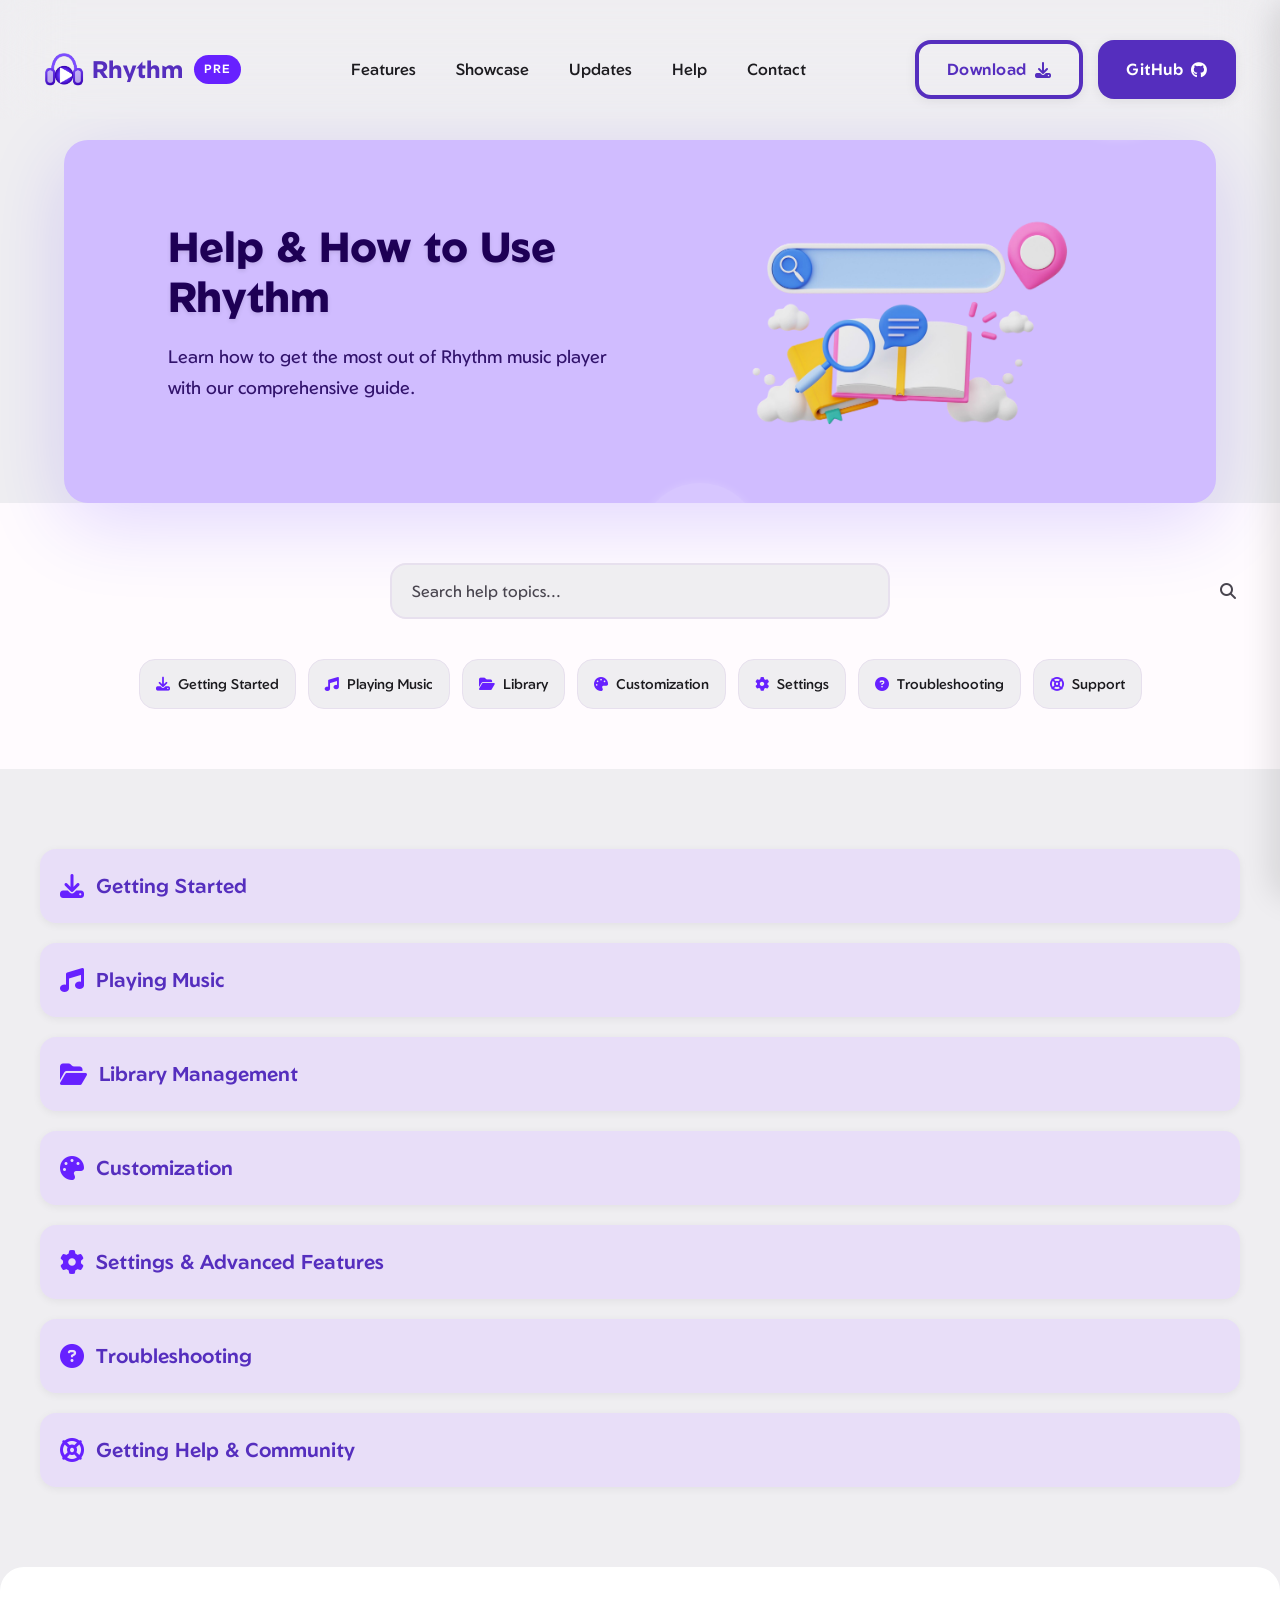
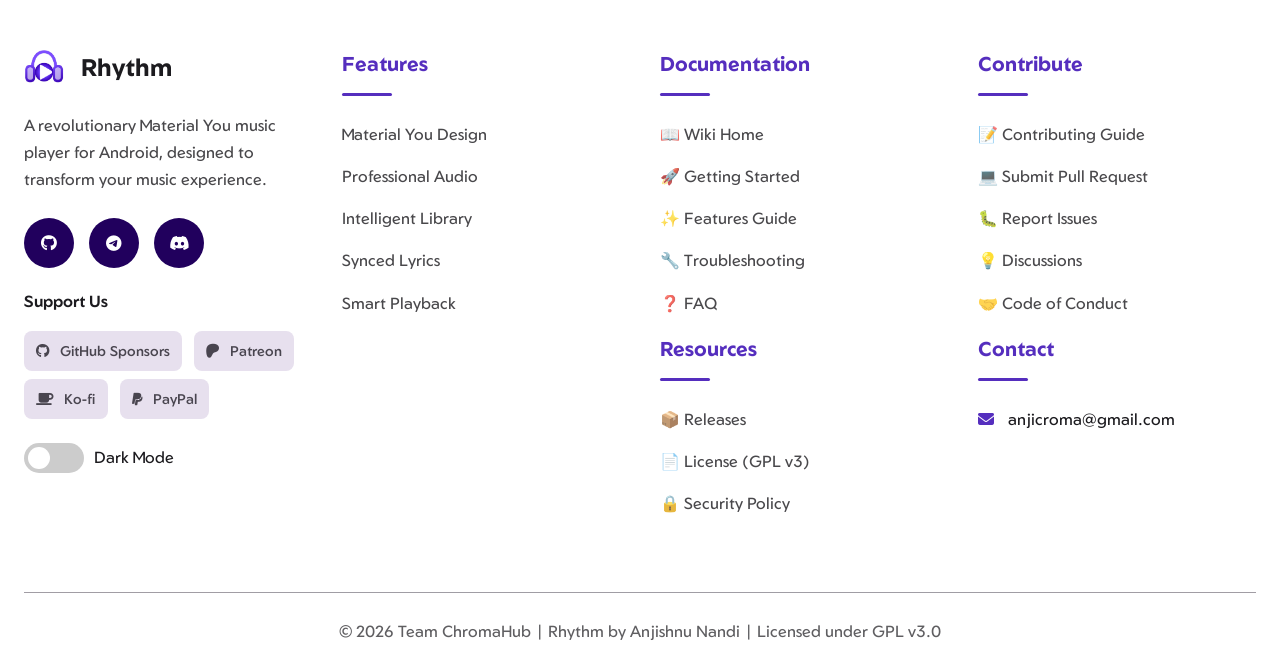
<file: rhythm/web/help.html>
<!DOCTYPE html>
<html lang="en">
<head>
    <meta charset="UTF-8">
    <meta name="viewport" content="width=device-width, initial-scale=1.0">
    <title>Rhythm - Help & How to Use</title>

    <!-- Resource Hints for Performance -->
    <link rel="preconnect" href="https://cdnjs.cloudflare.com" crossorigin>
    <link rel="dns-prefetch" href="https://fonts.googleapis.com">
    <link rel="dns-prefetch" href="https://fonts.gstatic.com">
    <link rel="dns-prefetch" href="https://github.com">

    <!-- Preload critical above-the-fold image -->
    <link rel="preload" href="assets/icon.png" as="image" type="image/png">

    <link rel="stylesheet" href="https://cdnjs.cloudflare.com/ajax/libs/font-awesome/6.7.2/css/all.min.css">
    <link rel="shortcut icon" href="assets/icon.png">
    <link rel="canonical" href="https://cromaguy.github.io/Rhythm/help.html">
    <link rel="stylesheet" href="style.css">
    <meta name="description" content="Comprehensive Rhythm help guide covering Material You theming, Media3 ExoPlayer audio engine, advanced library management, professional equalization, synchronized lyrics, and intelligent playback features.">
    <meta name="keywords" content="Rhythm, Help, How to Use, Guide, Music Player, Android, Setup, Features">
    <meta name="author" content="Anjishnu Nandi">
    <meta name="robots" content="index, follow">
    <meta property="og:title" content="Rhythm - Help & How to Use">
    <meta property="og:description" content="Get help and learn how to use Rhythm music player effectively. Complete guide with setup instructions, features, and troubleshooting.">
    <meta property="og:image" content="assets/icon.png">
    <meta property="og:url" content="https://cromaguy.github.io/Rhythm/help.html">
    <meta property="og:type" content="website">
    <meta name="twitter:card" content="summary_large_image">
    <meta name="twitter:title" content="Rhythm - Help & How to Use">
    <meta name="twitter:description" content="Get help and learn how to use Rhythm music player effectively. Complete guide with setup instructions, features, and troubleshooting.">
    <meta name="twitter:image" content="assets/icon.png">
</head>
<body>
    <header role="banner">
        <div class="container">
            <div class="header-content">
            <a href="index.html" class="logo">
                <img src="assets/icon.png" alt="Rhythm Logo" class="header-logo" loading="eager">
                <h1>Rhythm</h1>
                <span class="beta-tag">PRE</span>
            </a>
                <nav>
                    <ul>
                        <li><a href="index.html#features">Features</a></li>
                        <li><a href="index.html#showcase">Showcase</a></li>
                        <li><a href="updates.html">Updates</a></li>
                        <li><a href="help.html">Help</a></li>
                        <li><a href="#contact">Contact</a></li>
                    </ul>
                </nav>
                <div class="auth-buttons">
                    <a href="index.html#downloadOptionsSection" class="btn btn-outline">Download <i class="fas fa-download"></i></a>
                    <a href="https://github.com/cromaguy/Rhythm" class="btn btn-primary">GitHub <i class="fab fa-github"></i></a>
                </div>
                <button class="hamburger-menu-button" aria-label="Open navigation menu">
                    <i class="fas fa-bars"></i>
                </button>
            </div>
        </div>
    </header>

    <div class="mobile-nav-overlay"></div>
    <div class="mobile-nav-menu">
        <div class="mobile-nav-header">
            <a href="index.html" class="logo">
                <img src="assets/icon.png" alt="Rhythm Logo" class="header-logo">
                <h1>Rhythm</h1>
                <span class="beta-tag">PRE</span>
            </a>
            <button class="close-menu-button" aria-label="Close navigation menu">
                <i class="fas fa-times"></i>
            </button>
        </div>
        <nav class="mobile-nav-links">
            <ul>
                <li><a href="index.html#features">Features</a></li>
                <li><a href="index.html#showcase">Showcase</a></li>
                <li><a href="updates.html">Updates</a></li>
                <li><a href="help.html">Help</a></li>
                <li><a href="index.html#contact">Contact</a></li>
            </ul>
        </nav>
        <div class="mobile-auth-buttons">
            <a href="index.html#downloadOptionsSection" class="btn btn-outline">Download <i class="fas fa-download"></i></a>
            <a href="https://github.com/cromaguy/Rhythm" class="btn btn-primary">GitHub <i class="fab fa-github"></i></a>
        </div>
    </div>

    <main id="main-content" role="main">
    <section class="hero">
        <div class="animated-circles">
            <div class="circle x1"></div>
            <div class="circle x2"></div>
            <div class="circle x3"></div>
            <div class="circle x4"></div>
            <div class="circle x5"></div>
            <div class="circle x6"></div>
            <div class="circle x7"></div>
            <div class="circle x8"></div>
            <div class="circle x9"></div>
            <div class="circle x10"></div>
            <div class="circle x11"></div>
            <div class="circle x12"></div>
            <div class="circle x13"></div>
        </div>
        <div class="container">
            <div class="hero-content">
                <div class="hero-text">
                    <h1>Help & How to Use Rhythm</h1>
                    <p>Learn how to get the most out of Rhythm music player with our comprehensive guide.</p>
                </div>
                <div class="hero-image">
                    <img src="assets/help.png" alt="Rhythm Help Guide" loading="eager">
                </div>
            </div>
        </div>
    </section>

    <!-- Search and Quick Navigation Section -->
    <section class="search-nav-section">
        <div class="container">
            <!-- Search Bar -->
            <div class="page-search-wrapper">
                <input type="text" class="page-search" placeholder="Search help topics...">
            </div>

            <!-- Quick Navigation -->
            <div class="quick-nav">
                <div class="quick-nav-links">
                    <a href="#getting-started" class="quick-nav-link">
                        <i class="fas fa-download"></i>
                        <span>Getting Started</span>
                    </a>
                    <a href="#playing-music" class="quick-nav-link">
                        <i class="fas fa-music"></i>
                        <span>Playing Music</span>
                    </a>
                    <a href="#library-management" class="quick-nav-link">
                        <i class="fas fa-folder-open"></i>
                        <span>Library</span>
                    </a>
                    <a href="#customization" class="quick-nav-link">
                        <i class="fas fa-palette"></i>
                        <span>Customization</span>
                    </a>
                    <a href="#settings-features" class="quick-nav-link">
                        <i class="fas fa-cog"></i>
                        <span>Settings</span>
                    </a>
                    <a href="#troubleshooting" class="quick-nav-link">
                        <i class="fas fa-question-circle"></i>
                        <span>Troubleshooting</span>
                    </a>
                    <a href="#getting-help" class="quick-nav-link">
                        <i class="fas fa-life-ring"></i>
                        <span>Support</span>
                    </a>
                </div>
            </div>
        </div>
    </section>

    <section class="help-section">
        <div class="container">
            <div class="help-content">

                <div id="getting-started" class="help-category">
                    <h2><i class="fas fa-download"></i> Getting Started</h2>
                    <div class="help-item">
                        <h3>Installation & System Requirements</h3>
                        <p>Rhythm requires Android 8.0+ (API 26) with 2GB RAM minimum and 50MB storage. Download from GitHub releases or F-Droid (IzzyOnDroid repository). For APK installation, enable "Install from unknown sources" in your device settings. The app is signed with an official keystore for security.</p>
                    </div>
                    <div class="help-item">
                        <h3>Comprehensive 14-Step Onboarding</h3>
                        <p><strong>Step 1:</strong> Welcome screen with feature overview<br>
                        <strong>Step 2:</strong> Storage, notification, and Bluetooth permissions<br>
                        <strong>Step 3:</strong> Notification preferences configuration<br>
                        <strong>Step 4:</strong> Backup/restore configuration<br>
                        <strong>Step 5:</strong> Audio output and gapless playback setup<br>
                        <strong>Step 6:</strong> Material You theming and appearance<br>
                        <strong>Step 7:</strong> Gesture controls introduction<br>
                        <strong>Step 8:</strong> Library organization and sorting preferences<br>
                        <strong>Step 9:</strong> Media scanning with blacklist/whitelist options<br>
                        <strong>Step 10:</strong> Home screen widgets setup<br>
                        <strong>Step 11:</strong> Integrations (Last.fm, Discord, API services)<br>
                        <strong>Step 12:</strong> Rhythm Stats and listening statistics<br>
                        <strong>Step 13:</strong> Auto-update preferences and beta program<br>
                        <strong>Step 14:</strong> Setup completion and initial media scan</p>
                    </div>
                    <div class="help-item">
                        <h3>Essential Permissions Explained</h3>
                        <ul>
                            <li><strong>Storage Access:</strong> Reads music files, album art, and manages playlists</li>
                            <li><strong>Media Audio/Images:</strong> Access to music library and artwork (Android 13+)</li>
                            <li><strong>Notifications:</strong> Playback controls, update alerts, and media session</li>
                            <li><strong>Bluetooth:</strong> Wireless speaker/headphone support and device switching</li>
                            <li><strong>Internet:</strong> LRCLib lyrics, Deezer artwork, GitHub updates, Spotify Canvas</li>
                            <li><strong>Audio Settings:</strong> Volume control and audio focus management</li>
                            <li><strong>Install Packages:</strong> In-app APK updates and installations</li>
                            <li><strong>Media Playback Service:</strong> Background playback and lock screen controls</li>
                        </ul>
                    </div>
                    <div class="help-item">
                        <h3>Material You Dynamic Theming</h3>
                        <p>Android 12+ users get automatic color extraction from wallpaper. Choose from light/dark modes or system default. Custom color schemes available in Settings → Appearance → Theme Customization for personalized theming.</p>
                    </div>
                </div>

                <div id="playing-music" class="help-category">
                    <h2><i class="fas fa-music"></i> Playing Music</h2>
                    <div class="help-item">
                        <h3>Professional Media3 ExoPlayer Engine</h3>
                        <p>Rhythm uses Google's Media3 ExoPlayer for studio-quality audio with gapless playback, perfect track transitions, and robust error handling. Supports high-resolution formats including FLAC, ALAC, MP3, AAC, OGG, WAV, and more with bit-perfect playback.</p>
                    </div>
                    <div class="help-item">
                        <h3>Advanced Playback Features</h3>
                        <ul>
                            <li><strong>Auto-Resume:</strong> Continues playback at exact position after app restart or device reboot</li>
                            <li><strong>Smart Audio Focus:</strong> Handles phone calls, notifications, and other apps gracefully</li>
                            <li><strong>Gapless Playback:</strong> Seamless transitions between tracks without silence</li>
                            <li><strong>Spotify Canvas:</strong> Dynamic animated backgrounds for compatible tracks</li>
                            <li><strong>Advanced Shuffle:</strong> True random, artist-aware, and weighted shuffle algorithms</li>
                            <li><strong>Queue Management:</strong> Reorder, remove, and save playback queues with action dialogs</li>
                            <li><strong>Active Song Highlighting:</strong> Visual indicators for currently playing tracks in lists</li>
                        </ul>
                    </div>
                    <div class="help-item">
                        <h3>Synchronized Lyrics with Advanced Features</h3>
                        <p>Real-time lyrics with community-driven LRCLib integration. Word-by-word highlighting for karaoke-style experience, tap timestamps to seek, auto-scroll during playback, and manual reload option. Sync adjustment controls for lyrics that are off-beat. Supports multiple languages, OGG/Vorbis embedded lyrics, and synchronized highlighting. Configure API endpoints in Settings → Advanced → API Management.</p>
                    </div>
                    <div class="help-item">
                        <h3>Professional 10-Band Equalizer with AutoEQ</h3>
                        <p>Sophisticated 10-band equalizer with frequency-specific controls, preset profiles, and custom settings. Adjust bass, midrange, treble, and create personalized audio profiles. AutoEQ integration provides tuned presets for 6000+ devices with import/export functionality. Real-time audio processing with high-quality filtering algorithms.</p>
                    </div>
                    <div class="help-item">
                        <h3>Sleep Timer with Advanced Features</h3>
                        <p>Customizable sleep timers with preset durations, fade-out options, and playlist continuation. Visual countdown indicator, automatic pause at specified time, and flexible duration selection from minutes to hours.</p>
                    </div>
                    <div class="help-item">
                        <h3>Device Output & Bluetooth Management</h3>
                        <p>Advanced audio output selection with automatic Bluetooth device detection and switching. Manual device selection, audio focus management, and support for multiple simultaneous outputs. Enhanced Bluetooth handling for calls and notifications.</p>
                    </div>
                </div>

                <div id="library-management" class="help-category">
                    <h2><i class="fas fa-folder-open"></i> Library Management</h2>
                    <div class="help-item">
                        <h3>Advanced Library Organization</h3>
                        <p>Five main tabs: Songs, Albums, Artists, Playlists, and Explorer. Customize tab order and visibility in Settings → Library → Tab Order. Show/hide tabs based on your preferences. Each tab supports multiple sorting options and view preferences. The Explorer tab provides folder-based browsing with advanced storage access.</p>
                    </div>
                    <div class="help-item">
                        <h3>Lightning-Fast Fuzzy Search</h3>
                        <p>Intelligent search across song titles, artists, albums, genres, and lyrics. Real-time results update as you type. Search supports partial matches, typos, and multiple keywords. Access search from any library tab.</p>
                    </div>
                    <div class="help-item">
                        <h3>Genre-Based Smart Organization</h3>
                        <p>Automatic genre detection with intelligent categorization. Browse music by genre with smart detection and organization. Filter library by genres, view genre-specific collections, and organize music by musical style. Enhanced genre recognition with better accuracy and UI integration.</p>
                    </div>
                    <div class="help-item">
                        <h3>Advanced Media Scanning</h3>
                        <ul>
                            <li><strong>Automatic Scanning:</strong> Background scanning on app launch and updates</li>
                            <li><strong>Whitelist Mode:</strong> Include only specified folders for precise control</li>
                            <li><strong>Blacklist Mode:</strong> Exclude unwanted directories and system folders</li>
                            <li><strong>Explorer Integration:</strong> Manual folder browsing and selective adding</li>
                            <li><strong>Real-time Updates:</strong> Automatic library refresh when files change</li>
                        </ul>
                    </div>
                    <div class="help-item">
                        <h3>Comprehensive Playlist Management</h3>
                        <p>Create, edit, delete, and organize playlists with drag-and-drop reordering, sorting, and multi-select removal. Import/export in M3U, PLS, and other formats. Smart playlist suggestions based on listening habits. Backup and restore playlist collections. Choose between grid and list views for playlist browsing.</p>
                    </div>
                    <div class="help-item">
                        <h3>Rich Metadata & Artwork Editing</h3>
                        <p>View and edit comprehensive song metadata including title, artist, album, genre, year, and track number. Edit album artwork with permission handling. Batch metadata operations and automatic high-quality artwork fetching from Deezer.</p>
                    </div>
                    <div class="help-item">
                        <h3>Album Art & Visual Features</h3>
                        <p>Automatic high-quality album art fetching from Deezer database. Color extraction for dynamic theming. Support for embedded artwork and external image files. Smart fallback logos for missing artwork.</p>
                    </div>
                </div>

                <div id="customization" class="help-category">
                    <h2><i class="fas fa-palette"></i> Customization</h2>
                    <div class="help-item">
                        <h3>Material You Dynamic Theming</h3>
                        <p>Android 12+ users get automatic color extraction from wallpaper. System automatically generates color schemes that adapt to your device's theme. Toggle between light/dark modes or follow system settings.</p>
                    </div>
                    <div class="help-item">
                        <h3>Advanced Theme Customization</h3>
                        <p>Access Settings → Appearance → Theme Customization for complete control. Choose from predefined color schemes, create custom palettes, and preview themes before applying. Support for custom accent colors and theme variants.</p>
                    </div>
                    <div class="help-item">
                        <h3>Home Screen Widgets (Multiple Layouts)</h3>
                        <p>Choose from multiple widget layouts (2x1 to 5x5) with real-time updates and Material 3 design. Customize playback controls, album art display, and information shown. Built with modern Glance framework for optimal performance and battery life.</p>
                    </div>
                    <div class="help-item">
                        <h3>Font Selection & Typography</h3>
                        <p>Change the app's font from system fonts or import custom fonts. Access in Settings → Appearance → Font. Choose from various typography options to match your style preferences.</p>
                    </div>
                    <div class="help-item">
                        <h3>Library Tab Customization</h3>
                        <p>Reorder navigation tabs (Songs, Albums, Artists, Playlists, Explorer) in Settings → Library → Tab Order. Arrange tabs to match your usage patterns and prioritize frequently used sections.</p>
                    </div>
                    <div class="help-item">
                        <h3>Grid vs List View Options</h3>
                        <p>Choose between grid and list layouts for albums and artists. Grid view shows artwork prominently, list view provides more text information. Settings persist across app sessions.</p>
                    </div>
                    <div class="help-item">
                        <h3>Home Screen Customization</h3>
                        <p>Reorder home screen sections with drag-and-drop in Settings → Home. Customize time and date formatting. Choose from different carousel styles for better visual organization. Set default screen to open on app launch.</p>
                    </div>
                    <div class="help-item">
                        <h3>External Player Integration</h3>
                        <p>Access external music players and services directly from Rhythm. Configure external player options for seamless integration with other audio applications and system-wide music controls.</p>
                    </div>
                    <div class="help-item">
                        <h3>Album Art Color Extraction</h3>
                        <p>Dynamic theming based on album artwork colors. Extract vibrant colors from current track's artwork for immersive visual experience. Automatic color palette generation for consistent theming.</p>
                    </div>
                </div>

                <div id="settings-features" class="help-category">
                    <h2><i class="fas fa-cog"></i> Settings & Advanced Features</h2>
                    <div class="help-item">
                        <h3>Smart Settings Search</h3>
                        <p>Powerful search functionality in Settings with real-time filtering. Type keywords to instantly find any setting across all categories. No need to navigate through menus - search finds everything.</p>
                    </div>
                    <div class="help-item">
                        <h3>Comprehensive Backup & Restore</h3>
                        <p>Complete backup solution for playlists, settings, themes, equalizer profiles, and preferences. Restore everything when reinstalling or switching devices. Includes theme preferences, custom color schemes, and all user configurations.</p>
                    </div>
                    <div class="help-item">
                        <h3>Advanced Sleep Timer</h3>
                        <p>Flexible sleep timer with custom durations, fade-out effects, and playlist continuation options. Visual countdown indicator, automatic pause functionality, and presets for common durations. Enhanced with playlist-aware behavior.</p>
                    </div>
                    <div class="help-item">
                        <h3>API Management & Configuration</h3>
                        <p>Configure API endpoints for lyrics (LRCLib) and artwork (Deezer). Set custom API keys, manage rate limits, and switch between community and personal API services. Advanced network configuration options.</p>
                    </div>
                    <div class="help-item">
                        <h3>Intelligent Cache Management</h3>
                        <p>Advanced cache system with manual controls and performance monitoring. Separate caches for artwork, lyrics, and Canvas visuals. Automatic cleanup, size limits, and cache refresh options. Monitor storage usage and optimize performance.</p>
                    </div>
                    <div class="help-item">
                        <h3>Auto-Updates & Beta Program</h3>
                        <p>Automatic update checking via GitHub releases with in-app download and installation. Beta program access for early feature testing. Choose between stable and beta update channels. Background update downloads.</p>
                    </div>
                    <div class="help-item">
                        <h3>Enhanced Device Output Management</h3>
                        <p>Sophisticated audio output selection with automatic Bluetooth device detection and switching. Manual device selection, audio focus management, and support for multiple simultaneous outputs. Enhanced handling for calls and notifications.</p>
                    </div>
                    <div class="help-item">
                        <h3>Advanced Audio Controls</h3>
                        <p>Independent volume control with system integration options. Audio focus management for seamless interaction with other apps. Volume normalization and advanced audio routing capabilities.</p>
                    </div>
                    <div class="help-item">
                        <h3>Player Customization & Statistics</h3>
                        <p>Customize player chip arrangement and layout in Settings → Player. Rearrange controls to match your preferences. Access comprehensive listening statistics including play counts, favorite tracks, and listening history. Dedicated stats screen with detailed analytics and insights.</p>
                    </div>
                    <div class="help-item">
                        <h3>Gesture & Progress Customization</h3>
                        <p>Configure gesture controls for mini and full player screens. Customize progress bar appearance and behavior. Enable/disable swipe gestures for track navigation and control sensitivity.</p>
                    </div>
                    <div class="help-item">
                        <h3>Privacy & Data Management</h3>
                        <p>Complete control over data usage and privacy. Manage what data is sent to APIs, control artwork fetching, and configure offline capabilities. No personal data collection - everything stays on your device.</p>
                    </div>
                </div>

                <div id="troubleshooting" class="help-category">
                    <h2><i class="fas fa-question-circle"></i> Troubleshooting</h2>
                    <div class="help-item">
                        <h3>Music Not Showing in Library</h3>
                        <p>Rescan media in Settings → Library. Check whitelist/blacklist settings. Use Explorer to manually add folders. Ensure files aren't corrupted or in unsupported formats.</p>
                    </div>
                    <div class="help-item">
                        <h3>Permission & Storage Issues</h3>
                        <p>Go to Settings → Apps → Rhythm → Permissions and grant storage access manually. Restart app after granting permissions. Check if files are in accessible locations.</p>
                    </div>
                    <div class="help-item">
                        <h3>Playback Problems</h3>
                        <ul>
                            <li><strong>Audio Glitches:</strong> Clear cache in Settings → Advanced → Cache Management</li>
                            <li><strong>No Sound:</strong> Check Device Output settings and Bluetooth connections</li>
                            <li><strong>Gapless Issues:</strong> Ensure tracks are in compatible formats (FLAC, ALAC preferred)</li>
                        </ul>
                    </div>
                    <div class="help-item">
                        <h3>Lyrics Not Loading</h3>
                        <p>Check internet connection and API settings. Try manual reload in lyrics view. Some tracks may not have lyrics available in LRCLib database.</p>
                    </div>
                    <div class="help-item">
                        <h3>Artwork Not Showing</h3>
                        <p>Clear artwork cache in Settings → Advanced. Check Deezer API configuration. Some albums may not have available artwork.</p>
                    </div>
                    <div class="help-item">
                        <h3>App Performance Issues</h3>
                        <p>Clear all caches, restart app. Check for updates. If issues persist, check crash logs in Settings → Advanced → Crash Logs.</p>
                    </div>
                    <div class="help-item">
                        <h3>Memory Leaks & ANR Detection</h3>
                        <p>Debug builds include LeakCanary and ANR monitoring. Check logs for memory issues. Restart app if experiencing slowdowns.</p>
                    </div>
                </div>

                <div id="getting-help" class="help-category">
                    <h2><i class="fas fa-life-ring"></i> Getting Help & Community</h2>
                    <div class="help-item">
                        <h3>Telegram Community Support</h3>
                        <p>Join our active Telegram community for help, discussions, and feature requests: <a href="https://t.me/RhythmSupport" target="_blank">t.me/RhythmSupport</a></p>
                    </div>
                    <div class="help-item">
                        <h3>GitHub Issues & Bug Reports</h3>
                        <p>Report bugs or request features on GitHub: <a href="https://github.com/cromaguy/Rhythm/issues" target="_blank">github.com/cromaguy/Rhythm/issues</a>. Include crash logs when reporting issues.</p>
                    </div>
                    <div class="help-item">
                        <h3>Beta Program</h3>
                        <p>Join our beta program for early access to new features. Access beta builds and provide feedback to help shape Rhythm's development.</p>
                    </div>
                    <div class="help-item">
                        <h3>Crash Logs & Diagnostics</h3>
                        <p>Access crash logs in Settings → Advanced → Crash Log History. Include relevant logs when reporting issues for faster resolution.</p>
                    </div>
                    <div class="help-item">
                        <h3>Feature Requests & Discussions</h3>
                        <p>Share ideas for new features in our GitHub Discussions or Telegram group. Community feedback drives our development roadmap.</p>
                    </div>
                    <div class="help-item">
                        <h3>System Requirements & Compatibility</h3>
                        <ul>
                            <li><strong>Android:</strong> 8.0 or higher (API 26+)</li>
                            <li><strong>RAM:</strong> 2GB minimum, 4GB recommended</li>
                            <li><strong>Storage:</strong> 50MB app + space for cache</li>
                            <li><strong>Internet:</strong> Required for lyrics, artwork, and updates</li>
                            <li><strong>Audio:</strong> Any Android-compatible audio output</li>
                        </ul>
                    </div>
                </div>

            </div>
        </div>
    </section>

    <footer id="contact" role="contentinfo">
        <div class="container">
            <div class="footer-content">
                <div class="footer-section">
                    <div class="footer-logo">
                        <img src="assets/icon.png" alt="Rhythm Logo" class="footer-logo-img">
                        <h2>Rhythm</h2>
                    </div>
                    <p>A revolutionary Material You music player for Android, designed to transform your music experience.</p>
                    <div class="social-links">
                        <a href="https://github.com/cromaguy/Rhythm"><i class="fab fa-github"></i></a>
                        <a href="https://t.me/rhythmsupport"><i class="fab fa-telegram-plane"></i></a>
                        <a href="https://discord.gg/XjPyUYPQYc"><i class="fab fa-discord"></i></a>
                    </div>
                    <div class="donation-links">
                        <h4>Support Us</h4>
                        <a href="https://github.com/sponsors/cromaguy"><i class="fab fa-github"></i> GitHub Sponsors</a>
                        <a href="https://patreon.com/AnjishnuNandi"><i class="fab fa-patreon"></i> Patreon</a>
                        <a href="https://ko-fi.com/anjishnunandi"><i class="fas fa-coffee"></i> Ko-fi</a>
                        <a href="https://paypal.me/AnjishnuNandi"><i class="fab fa-paypal"></i> PayPal</a>
                    </div>
                </div>
                <div class="footer-section">
                    <h3>Features</h3>
                    <ul class="footer-links">
                        <li><a href="https://github.com/cromaguy/Rhythm#material-you-design">Material You Design</a></li>
                        <li><a href="https://github.com/cromaguy/Rhythm#professional-audio-engine">Professional Audio</a></li>
                        <li><a href="https://github.com/cromaguy/Rhythm#intelligent-library-management">Intelligent Library</a></li>
                        <li><a href="https://github.com/cromaguy/Rhythm#synchronized-lyrics">Synced Lyrics</a></li>
                        <li><a href="https://github.com/cromaguy/Rhythm#smart-playback">Smart Playback</a></li>
                    </ul>
                </div>
                <div class="footer-section">
                    <h3>Documentation</h3>
                    <ul class="footer-links">
                        <li><a href="https://github.com/cromaguy/Rhythm/wiki">📖 Wiki Home</a></li>
                        <li><a href="https://github.com/cromaguy/Rhythm/wiki/Getting-Started">🚀 Getting Started</a></li>
                        <li><a href="https://github.com/cromaguy/Rhythm/wiki/Features">✨ Features Guide</a></li>
                        <li><a href="https://github.com/cromaguy/Rhythm/wiki/Troubleshooting">🔧 Troubleshooting</a></li>
                        <li><a href="https://github.com/cromaguy/Rhythm/wiki/FAQ">❓ FAQ</a></li>
                    </ul>
                    <h3>Resources</h3>
                    <ul class="footer-links">
                        <li><a href="https://github.com/cromaguy/Rhythm/releases">📦 Releases</a></li>
                        <li><a href="https://github.com/cromaguy/Rhythm/blob/main/LICENSE">📄 License (GPL v3)</a></li>
                        <li><a href="https://github.com/cromaguy/Rhythm/blob/main/docs/SECURITY.md">🔒 Security Policy</a></li>
                    </ul>
                </div>
                <div class="footer-section">
                    <h3>Contribute</h3>
                    <ul class="footer-links">
                        <li><a href="https://github.com/cromaguy/Rhythm/blob/main/docs/CONTRIBUTING.md">📝 Contributing Guide</a></li>
                        <li><a href="https://github.com/cromaguy/Rhythm/pulls">💻 Submit Pull Request</a></li>
                        <li><a href="https://github.com/cromaguy/Rhythm/issues">🐛 Report Issues</a></li>
                        <li><a href="https://github.com/cromaguy/Rhythm/discussions">💡 Discussions</a></li>
                        <li><a href="https://github.com/cromaguy/Rhythm/blob/main/docs/CODE_OF_CONDUCT.md">🤝 Code of Conduct</a></li>
                    </ul>
                    <h3>Contact</h3>
                    <ul class="footer-links">
                        <li><i class="fas fa-envelope"></i> anjicroma@gmail.com</li>
                    </ul>
                </div>
            </div>
            <div class="footer-bottom">
                <p>&copy; 2026 Team ChromaHub | Rhythm by Anjishnu Nandi | Licensed under GPL v3.0</p>
            </div>
        </div>
    </footer>

    <script src="script.js"></script>
</body>
</html>
</file>
<file: rhythm/web/style.css>
@import url('https://fonts.googleapis.com/css2?family=Geom:wght@300;400;500;600;700&display=swap');

:root {
  /* Material 3 Inspired Color Palette */
  --primary: #552ebe;
  --on-primary: #FFFFFF;
  --primary-container: #EADDFF;
  --on-primary-container: #21005D;
  --secondary: #6721ff;
  --on-secondary: #FFFFFF;
  --secondary-container: #E8DEF8;
  --on-secondary-container: #1D192B;
  --tertiary: #ffb9d0;
  --on-tertiary: #864848;
  --tertiary-container: #FFD8E4;
  --on-tertiary-container: #31111D;
  --error: #B3261E;
  --on-error: #FFFFFF;
  --error-container: #F9DEDC;
  --on-error-container: #410E0B;
  --background: #efeef1;
  --on-background: #1C1B1F;
  --surface: #FFFBFE;
  --on-surface: #1C1B1F;
  --surface-variant: #E7E0EE;
  --on-surface-variant: #49454F;
  --outline: #79747E;
  --shadow: #000000;
  --inverse-surface: #313033;
  --inverse-on-surface: #F4EFF4;
  --inverse-primary: #D0BCFF;
  --surface-tint: #6750A4;
  --ripple: rgba(103, 80, 164, 0.1);
  --surface-hsl: 290, 100%, 99%; /* HSL representation of #FFFBFE */

  /* Custom variables mapped to Material 3 */
  --primary-light: var(--primary-container);
  --primary-dark: #6a00ff;
  --on-primary-dark: #ddcaff;
  --accent: var(--secondary);

  /* Existing variables adjusted for Material 3 */
  --dark: var(--on-background);
  --dark-light: var(--on-surface-variant);
  --light: var(--background);
  --text-dark: var(--on-background);
  --text-light: var(--on-primary);
  --success: #06d6a0;
  --warning: #ffbe0b;
  --danger: #ef476f;
  --gray: var(--surface-variant);
  --gray-dark: var(--outline);
  --shadow-sm: 0 2px 12px rgba(0, 0, 0, 0.07);
  --shadow-md: 0 8px 20px rgba(0, 0, 0, 0.08);
  --shadow-lg: 0 16px 30px rgba(27, 32, 50, 0.12);
  --transition: all 0.3s cubic-bezier(0.25, 0.8, 0.25, 1);
  --radius-sm: 8px;
  --radius-md: 16px;
  --radius-lg: 24px;
}

* {
  margin: 0;
  padding: 0;
  box-sizing: border-box;
  font-family: 'Geom', sans-serif;
}

body {
  background-color: var(--light);
  color: var(--text-dark);
  line-height: 1.7;
  font-size: 16px;
  overflow-x: hidden;
  scroll-behavior: smooth;
}

a {
  text-decoration: none;
  color: var(--primary);
  transition: var(--transition);
}

a:hover {
  color: var(--on-primary-container);
}

.container {
  width: 100%;
  max-width: 1400px;
  margin: 0 auto;
  padding: 0 24px;
}

/* Skip Link for Accessibility */
.skip-link {
  position: absolute;
  top: -40px;
  left: 6px;
  background: var(--primary);
  color: var(--on-primary);
  padding: 8px 16px;
  text-decoration: none;
  border-radius: var(--radius-sm);
  z-index: 1000;
  font-weight: 500;
  transition: var(--transition);
}

.skip-link:focus {
  top: 6px;
}

.btn {
  display: inline-flex;
  align-items: center;
  justify-content: center;
  padding: 12px 28px;
  border-radius: var(--radius-md);
  font-weight: 600;
  cursor: pointer;
  transition: all 0.4s cubic-bezier(0.175, 0.885, 0.32, 1.275);
  border: none;
  outline: none;
  text-align: center;
  font-size: 16px;
  letter-spacing: 0.5px;
  position: relative;
  overflow: hidden;
  z-index: 1;
  gap: 8px;
}

.btn::before {
  content: '';
  position: absolute;
  top: 0;
  left: -100%;
  width: 100%;
  height: 100%;
  background: rgba(255, 255, 255, 0.2);
  transition: var(--transition);
  z-index: -1;
}

.btn:hover::before {
  left: 0;
}

.btn-primary {
  background-color: var(--primary);
  color: var(--text-light);
  box-shadow: var(--shadow-sm);
}

.btn-primary:hover {
  background-color: var(--tertiary);
  color: var(--on-tertiary-container);
  transform: translateY(-5px);
  box-shadow: 0 10px 25px rgba(72, 0, 255, 0.2);
}

.btn-outline {
  background-color: transparent;
  color: var(--primary);
  border: 4px solid var(--primary);
  box-shadow: var(--shadow-sm);
}

.btn-outline:hover {
  background-color: var(--primary);
  color: var(--text-light);
  border: 4px solid transparent;
  transform: translateY(-5px);
  box-shadow: 0 10px 25px rgba(72, 0, 255, 0.2);
}

.btn i {
  transition: var(--transition);
}

.btn:hover i {
  transform: translateX(4px);
}

header {
  background-color: rgba(255, 255, 255, 0);
  backdrop-filter: blur(32px);
  padding-top: 20px;
  padding-left: 20px;
  padding-right: 20px;
  -webkit-backdrop-filter: blur(32px);
  position: fixed;
  width: 100%;
  top: 0;
  z-index: 1000;
  transition: all 0.6s cubic-bezier(0.175, 0.885, 0.32, 1.275); /* Elastic transition */
}

header.scrolled {
  position: sticky; /* Undock effect */
  top: 20px; /* Add some space from the top */
  margin: 0 24px; /* Add margin to create padding effect from sides */
  width: calc(100% - 48px); /* Adjust width for margin */
  padding: 10px 20px; /* Add padding */
  background-color: rgba(255, 255, 255, 0.695);
  /* box-shadow: 0 10px 30px rgba(0, 0, 0, 0.05); */
  border-radius: var(--radius-lg); /* Rounded corners */
}

.header-content {
  display: flex;
  justify-content: space-between;
  align-items: center;
  padding: 20px 0;
  transition: var(--transition);
}

.logo {
  display: flex;
  align-items: center;
  gap: 3px; /* Reduced gap between logo, name, and tag */
  cursor: pointer; /* Add cursor pointer to indicate clickability */
}

.header-logo,
.footer-logo-img {
  height: 40px; /* Adjust as needed */
  width: auto;
  margin-right: 5px;
  transition: transform 0.5s cubic-bezier(0.68, -0.6, 0.32, 1.6);
}

/* .logo:hover .header-logo {
  transform: rotate(360deg) scale(1.1);
} */

.logo h1 {
  color: var(--primary);
  font-size: 24px;
  font-weight: 700;
  transition: var(--transition);
}

.beta-tag {
  background-color: var(--secondary);
  color: var(--text-light);
  padding: 4px 10px;
  border-radius: 20px;
  font-size: 12px;
  font-weight: 600;
  margin-left: 8px;
  letter-spacing: 1px;
  text-transform: uppercase;
}

@keyframes pulse {
  0% {
    transform: scale(1);
  }

  50% {
    transform: scale(1.05);
  }

  100% {
    transform: scale(1);
  }
}

nav ul {
  display: flex;
  list-style: none;
  gap: 40px;
}

nav ul li a {
  color: var(--text-dark);
  font-weight: 500;
  font-size: 16px;
  transition: var(--transition);
  position: relative;
}

nav ul li a:hover {
  color: var(--primary);
}

nav ul li a::after {
  content: '';
  position: absolute;
  width: 0;
  height: 3px;
  background-color: var(--primary);
  bottom: -8px;
  left: 0;
  transition: width 0.3s cubic-bezier(0.76, 0, 0.24, 1);
  border-radius: 2px;
}

nav ul li a:hover::after {
  width: 100%;
}

  .auth-buttons {
    display: flex;
    gap: 15px;
  }

  /* Hamburger Menu Button */
  .hamburger-menu-button {
    display: none; /* Hidden by default, shown on mobile */
    background-color: var(--primary);
    color: var(--on-primary);
    border: none;
    padding: 12px 18px;
    border-radius: var(--radius-md);
    font-size: 24px;
    cursor: pointer;
    transition: var(--transition);
    box-shadow: var(--shadow-sm);
    z-index: 1100; /* Ensure it's above other content */
  }

  .hamburger-menu-button:hover {
    background-color: var(--tertiary);
    color: var(--on-tertiary-container);
    transform: translateY(-3px);
    box-shadow: var(--shadow-md);
  }

  /* Mobile Navigation Menu */
  .mobile-nav-menu {
    position: fixed;
    top: 0;
    right: 0;
    width: 100%;
    max-width: 350px; /* Max width for the menu */
    height: 100%;
    background-color: var(--surface); /* Use surface color for menu background */
    box-shadow: -10px 0 30px rgba(0, 0, 0, 0.1);
    transform: translateX(100%); /* Hidden by default */
    transition: transform 0.6s cubic-bezier(0.25, 0.8, 0.25, 1); /* Spring animation */
    z-index: 1200; /* Above header and hamburger button */
    display: flex;
    flex-direction: column;
    padding: 20px;
    border-top-left-radius: var(--radius-lg);
    border-bottom-left-radius: var(--radius-lg);
  }

  .mobile-nav-menu.active {
    transform: translateX(0); /* Slide in */
  }

  .mobile-nav-overlay {
    position: fixed;
    top: 0;
    left: 0;
    width: 100%;
    height: 100%;
    background-color: rgba(0, 0, 0, 0.5); /* Dark overlay */
    backdrop-filter: blur(5px); /* Blur effect */
    -webkit-backdrop-filter: blur(5px);
    z-index: 1199; /* Below menu, above other content */
    opacity: 0;
    visibility: hidden;
    transition: opacity 0.4s ease, visibility 0.4s ease;
  }

  .mobile-nav-overlay.active {
    opacity: 1;
    visibility: visible;
  }

  .mobile-nav-header {
    display: flex;
    justify-content: space-between;
    align-items: center;
    padding: 20px;
    /* border-bottom: 1px solid var(--outline); */
    margin-bottom: 20px;
  }

  .mobile-nav-header .logo h1 {
    font-size: 22px;
  }

  .close-menu-button {
    background-color: var(--error);
    color: var(--on-error);
    border: none;
    padding: 8px 12px;
    border-radius: var(--radius-md);
    font-size: 20px;
    cursor: pointer;
    transition: var(--transition);
    box-shadow: var(--shadow-sm);
  }

  .close-menu-button:hover {
    background-color: var(--error-container);
    color: var(--on-error-container);
    transform: translateY(-3px);
    box-shadow: var(--shadow-md);
  }

  .mobile-nav-links {
    display: none; /* Hide by default */
    flex-direction: column;
    flex-grow: 1;
  }

  .mobile-nav-menu.active .mobile-nav-links {
    display: flex; /* Show when menu is active */
  }

  .mobile-nav-links ul {
    list-style: none;
    padding: 0;
    margin: 0;
    display: flex;
    flex-direction: column;
    gap: 15px;
    flex-grow: 1; /* Allow links to take up space */
  }

  .mobile-nav-links ul li a {
    display: block;
    padding: 10px 15px;
    color: var(--on-surface);
    font-weight: 500;
    font-size: 18px;
    border-radius: var(--radius-md);
    transition: var(--transition);
  }

  .mobile-nav-links ul li a:hover {
    background-color: var(--primary-container);
    color: var(--on-primary-container);
  }

  .mobile-auth-buttons {
    display: flex;
    flex-direction: column;
    gap: 15px;
    padding-top: 20px;
    /* border-top: 1px solid var(--outline); */
  }

  .mobile-nav-menu.active .mobile-nav-links {
    display: flex; /* Ensure the nav links container is displayed when menu is active */
  }

  .mobile-nav-menu.active .mobile-auth-buttons {
    display: flex; /* Ensure the auth buttons container is displayed when menu is active */
  }

  .mobile-nav-links ul li a:hover {
    background-color: var(--primary-container);
    color: var(--on-primary-container);
  }

  .mobile-auth-buttons .btn {
    width: 100%;
  }

.hero {
  margin-top: 140px; /* Increased from 100px to prevent overlap with navbar */
  border-radius: var(--radius-lg);
  padding-top: 40px; /* Reduced from 60px */
  padding-right: 80px;
  padding-left: 80px;
  margin-left: 5%;
  margin-right: 5%;
  padding-bottom: 40px; /* Reduced from 60px */
  background: var(--inverse-primary);
  /* background: linear-gradient(135deg, var(--primary-container) 0%, var(--primary) 100%); */
  color: var(--on-primary-container);
  position: relative;
  overflow: hidden;
  box-shadow: 0 20px 80px rgba(51, 0, 255, 0.15);
}

.hero::before {
  content: none; /* Remove the old pattern */
}

.animated-circles {
  position: absolute;
  top: 0;
  left: 0;
  width: 100%;
  height: 100%;
  overflow: hidden;
  z-index: 0;
}

.circle {
  position: absolute;
  display: block;
  list-style: none;
  width: 20px;
  height: 20px;
  background: rgba(255, 255, 255, 0.15);
  animation: moveCircles 25s linear infinite;
  bottom: -150px;
  border-radius: 50%;
  box-shadow: 0 0 10px rgba(255, 255, 255, 0.2);
}

.circle.x1 {
  left: 25%;
  width: 80px;
  height: 80px;
  animation-delay: 0s;
  animation-duration: 20s;
}

.circle.x2 {
  left: 10%;
  width: 20px;
  height: 20px;
  animation-delay: 2s;
  animation-duration: 15s;
}

.circle.x3 {
  left: 70%;
  width: 20px;
  height: 20px;
  animation-delay: 4s;
  animation-duration: 25s;
}

.circle.x4 {
  left: 40%;
  width: 60px;
  height: 60px;
  animation-delay: 0s;
  animation-duration: 18s;
}

.circle.x5 {
  left: 65%;
  width: 20px;
  height: 20px;
  animation-delay: 0s;
  animation-duration: 10s;
}

.circle.x6 {
  left: 75%;
  width: 110px;
  height: 110px;
  animation-delay: 3s;
  animation-duration: 30s;
}

.circle.x7 {
  left: 35%;
  width: 340px;
  height: 340px;
  animation-delay: 7s;
  animation-duration: 22s;
}

.circle.x8 {
  left: 50%;
  width: 25px;
  height: 25px;
  animation-delay: 15s;
  animation-duration: 40s;
}

.circle.x9 {
  left: 20%;
  width: 15px;
  height: 15px;
  animation-delay: 2s;
  animation-duration: 35s;
}

.circle.x10 {
  left: 85%;
  width: 240px;
  height: 240px;
  animation-delay: 0s;
  animation-duration: 11s;
}

@keyframes moveCircles {
  0% {
    transform: translate(0, 0) scale(1);
    opacity: 1;
  }
  100% {
    transform: translate(calc(var(--x-end) * 1vw), calc(var(--y-end) * 1vh)) scale(var(--scale-end));
    opacity: 0;
  }
}

.circle {
  /* ... existing properties ... */
  animation: moveCircles var(--duration) linear infinite;
  /* Add custom properties for animation */
  --x-end: 0;
  --y-end: -100;
  --scale-end: 1;
  --duration: 25s;
}

.circle.x1 {
  left: 25%;
  bottom: -150px; /* Enters from bottom */
  width: 80px;
  height: 80px;
  animation-delay: 0s;
  --duration: 20s;
  --x-end: 15;
  --y-end: -120;
  --scale-end: 1.2;
}

.circle.x2 {
  left: 10%;
  bottom: -150px; /* Enters from bottom */
  width: 20px;
  height: 20px;
  animation-delay: 2s;
  --duration: 15s;
  --x-end: -10;
  --y-end: -110;
  --scale-end: 0.8;
}

.circle.x3 {
  left: 70%;
  bottom: -150px; /* Enters from bottom */
  width: 20px;
  height: 20px;
  animation-delay: 4s;
  --duration: 25s;
  --x-end: 20;
  --y-end: -130;
  --scale-end: 1.1;
}

.circle.x4 {
  left: 40%;
  top: -150px; /* Enters from top */
  width: 60px;
  height: 60px;
  animation-delay: 0s;
  --duration: 18s;
  --x-end: -15;
  --y-end: 120;
  --scale-end: 0.9;
}

.circle.x5 {
  right: -150px; /* Enters from right */
  top: 30%;
  width: 20px;
  height: 20px;
  animation-delay: 0s;
  --duration: 10s;
  --x-end: -120;
  --y-end: -5;
  --scale-end: 1.3;
}

.circle.x6 {
  left: -150px; /* Enters from left */
  top: 60%;
  width: 110px;
  height: 110px;
  animation-delay: 3s;
  --duration: 30s;
  --x-end: 120;
  --y-end: -20;
  --scale-end: 0.7;
}

.circle.x7 {
  left: -150px; /* Enters from bottom-left corner */
  bottom: -150px;
  width: 150px;
  height: 150px;
  animation-delay: 7s;
  --duration: 22s;
  --x-end: 150;
  --y-end: -150;
  --scale-end: 1.5;
}

.circle.x8 {
  right: -150px; /* Enters from top-right corner */
  top: -150px;
  width: 25px;
  height: 25px;
  animation-delay: 15s;
  --duration: 40s;
  --x-end: -150;
  --y-end: 150;
  --scale-end: 0.6;
}

.circle.x9 {
  left: 20%;
  bottom: -150px; /* Enters from bottom */
  width: 15px;
  height: 15px;
  animation-delay: 2s;
  --duration: 35s;
  --x-end: 12;
  --y-end: -115;
  --scale-end: 1.1;
}

.circle.x10 {
  left: 85%;
  top: -150px; /* Enters from top */
  width: 150px;
  height: 150px;
  animation-delay: 0s;
  --duration: 11s;
  --x-end: -18;
  --y-end: 105;
  --scale-end: 0.9;
}

.circle.x11 {
  left: 5%;
  top: -100px; /* Enters from top-left corner */
  width: 90px;
  height: 90px;
  animation-delay: 1s;
  --duration: 28s;
  --x-end: 100;
  --y-end: 130;
  --scale-end: 1.1;
}

.circle.x12 {
  right: -100px; /* Enters from right side */
  bottom: 10%;
  width: 70px;
  height: 70px;
  animation-delay: 5s;
  --duration: 17s;
  --x-end: -110;
  --y-end: -10;
  --scale-end: 0.95;
}

.circle.x13 {
  left: 50%;
  bottom: -100px; /* Enters from bottom-center */
  width: 120px;
  height: 120px;
  animation-delay: 8s;
  --duration: 23s;
  --x-end: 0;
  --y-end: -140;
  --scale-end: 1.3;
}

.hero-content {
  display: flex;
  justify-content: space-between;
  align-items: center;
  position: relative;
  z-index: 1;
}

.hero-text {
  flex: 0 0 50%;
  animation: slideInUp 1s cubic-bezier(0.25, 0.46, 0.45, 0.94);
}

.hero-text h1 {
  font-size: 42px; /* Reduced from 54px */
  font-weight: 800;
  margin-bottom: 20px; /* Reduced from 24px */
  line-height: 1.2;
  text-shadow: 0 2px 4px rgba(0, 0, 0, 0.1);
  background: var(--on-primary-container);
  -webkit-background-clip: text;
  -webkit-text-fill-color: transparent;
  background-clip: text;
}

.hero-text p {
  font-size: 18px; /* Reduced from 20px */
  margin-bottom: 20px; /* Reduced margin to make space for buttons */
  max-width: 540px;
  opacity: 0.9;
}

/* Mobile Responsive Styles for Hero */
@media (max-width: 768px) {
  .hero {
    margin-top: 100px;
    padding: 40px 20px;
    margin-left: 2%;
    margin-right: 2%;
  }

  .hero-content {
    flex-direction: column;
    text-align: center;
    gap: 40px;
  }

  .hero-text {
    flex: none;
    width: 100%;
  }

  .hero-text h1 {
    font-size: 32px; /* Reduced from 36px */
    margin-bottom: 16px;
  }

  .hero-text p {
    font-size: 14px; /* Reduced from 16px */
    margin-bottom: 24px;
    max-width: none;
  }

  .hero-image img {
    max-width: 280px;
    height: auto;
  }
}

@media (max-width: 480px) {
  .hero {
    margin-top: 100px; /* Increased from 80px to prevent overlap */
    padding: 30px 15px;
    margin-left: 1%;
    margin-right: 1%;
  }

  .hero-content {
    gap: 30px;
  }

  .hero-text h1 {
    font-size: 24px; /* Reduced from 28px */
    margin-bottom: 12px;
  }

  .hero-text p {
    font-size: 12px; /* Reduced from 14px */
    margin-bottom: 20px;
  }

  .hero-image img {
    max-width: 220px;
  }
}

/* Search and Navigation Section */
.search-nav-section {
  padding: 60px 0;
  background: var(--surface);
}

.page-search-wrapper {
  text-align: center;
  margin-bottom: 40px;
  position: relative;
}

.page-search {
  width: 100%;
  max-width: 500px;
  padding: 16px 50px 16px 20px;
  border: 2px solid var(--surface-variant);
  border-radius: var(--radius-md);
  font-size: 16px;
  background: var(--background);
  color: var(--on-background);
  transition: var(--transition);
  font-family: 'Geom', sans-serif;
}

.page-search:focus {
  outline: none;
  border-color: var(--primary);
  box-shadow: 0 0 0 3px rgba(85, 46, 190, 0.1);
}

.page-search::placeholder {
  color: var(--on-surface-variant);
}

/* Search Icon Styles */
.page-search-wrapper .fa-search,
.page-search-wrapper .fa-times {
  position: absolute;
  right: 20px;
  top: 50%;
  transform: translateY(-50%);
  color: var(--on-surface-variant);
  transition: var(--transition);
  pointer-events: none;
  z-index: 1;
  font-size: 16px;
}

.page-search-wrapper .fa-times {
  color: var(--primary);
  cursor: pointer;
  pointer-events: auto;
}

/* Quick Navigation - Single Line */
.quick-nav {
  text-align: center;
}

.quick-nav-links {
  display: flex;
  flex-wrap: wrap;
  justify-content: center;
  gap: 12px;
  max-width: 100%;
}

.quick-nav-link {
  display: inline-flex;
  align-items: center;
  gap: 8px;
  padding: 12px 16px;
  background: var(--background);
  border: 1px solid var(--surface-variant);
  border-radius: var(--radius-md);
  text-decoration: none;
  color: var(--on-background);
  transition: var(--transition);
  font-size: 14px;
  font-weight: 500;
  white-space: nowrap;
}

.quick-nav-link:hover {
  background: var(--primary);
  color: var(--on-primary);
  transform: translateY(-2px);
  box-shadow: var(--shadow-md);
}

.quick-nav-link i {
  font-size: 14px;
  color: var(--secondary);
  transition: var(--transition);
}

.quick-nav-link:hover i {
  color: var(--on-primary);
}

/* Responsive Quick Navigation */
@media (max-width: 768px) {
  .quick-nav-links {
    gap: 8px;
  }

  .quick-nav-link {
    padding: 10px 12px;
    font-size: 13px;
  }

  .quick-nav-link span {
    display: none; /* Hide text on mobile, show only icons */
  }

  .quick-nav-link {
    padding: 10px;
    min-width: 44px;
    justify-content: center;
  }
}

@media (max-width: 480px) {
  .search-nav-section {
    padding: 40px 0;
  }

  .page-search {
    max-width: 100%;
    padding: 14px 45px 14px 18px;
    font-size: 14px;
  }

  .quick-nav-links {
    gap: 6px;
  }

  .quick-nav-link {
    padding: 8px;
    min-width: 40px;
  }
}

/* No Results Message */
.no-results {
  text-align: center;
  padding: 60px 20px;
  color: var(--on-surface-variant);
  font-size: 18px;
  animation: fadeIn 0.5s ease;
  background: var(--surface);
  border-radius: 20px;
  margin-top: 40px;
  box-shadow: 0 4px 20px rgba(0, 0, 0, 0.08);
}

.no-results i {
  font-size: 48px;
  color: var(--surface-variant);
  margin-bottom: 16px;
  display: block;
  animation: pulse 2s infinite;
}

@keyframes fadeIn {
  from { opacity: 0; transform: translateY(20px); }
  to { opacity: 1; transform: translateY(0); }
}

@keyframes pulse {
  0%, 100% { transform: scale(1); }
  50% { transform: scale(1.05); }
}

/* Hero Navigation Styles - Material 3 Express */
.hero-nav {
  margin-top: 40px;
}

.hero-nav h3 {
  color: var(--on-primary-container);
  font-size: 20px;
  font-weight: 600;
  margin-bottom: 20px;
  text-align: left;
  opacity: 0.9;
}

.hero-nav-links {
  display: grid;
  grid-template-columns: repeat(auto-fit, minmax(160px, 1fr));
  gap: 16px;
  max-width: 700px;
}

.hero-nav-link {
  display: flex;
  align-items: center;
  gap: 12px;
  padding: 16px 20px;
  background: rgba(255, 255, 255, 0.08);
  border-radius: 20px;
  text-decoration: none;
  color: var(--on-primary-container);
  transition: all 0.3s cubic-bezier(0.4, 0, 0.2, 1);
  backdrop-filter: blur(20px);
  border: 1px solid rgba(255, 255, 255, 0.12);
  box-shadow: 0 2px 12px rgba(0, 0, 0, 0.08);
  position: relative;
  overflow: hidden;
}

.hero-nav-link::before {
  content: '';
  position: absolute;
  top: 0;
  left: -100%;
  width: 100%;
  height: 100%;
  background: linear-gradient(90deg, transparent, rgba(255, 255, 255, 0.1), transparent);
  transition: left 0.5s ease;
}

.hero-nav-link:hover::before {
  left: 100%;
}

.hero-nav-link:hover {
  background: rgba(255, 255, 255, 0.15);
  transform: translateY(-4px) scale(1.02);
  box-shadow: 0 8px 24px rgba(0, 0, 0, 0.15);
  border-color: rgba(255, 255, 255, 0.2);
}

.hero-nav-link:active {
  transform: translateY(-2px) scale(0.98);
  transition-duration: 0.1s;
}

.hero-nav-link i {
  font-size: 20px;
  color: var(--secondary);
  transition: all 0.3s cubic-bezier(0.4, 0, 0.2, 1);
  z-index: 1;
  position: relative;
}

.hero-nav-link:hover i {
  color: var(--primary);
  transform: scale(1.1) rotate(5deg);
}

.hero-nav-link span {
  font-weight: 500;
  font-size: 15px;
  z-index: 1;
  position: relative;
}

/* Responsive Hero Navigation - Material 3 Express */
@media (max-width: 768px) {
  .hero-search {
    max-width: 100%;
    padding: 14px 18px;
    font-size: 15px;
    border-radius: 24px;
  }

  .hero-nav-links {
    grid-template-columns: repeat(auto-fit, minmax(140px, 1fr));
    gap: 12px;
  }

  .hero-nav-link {
    padding: 14px 16px;
    gap: 10px;
    border-radius: 16px;
  }

  .hero-nav-link span {
    font-size: 14px;
  }

  .hero-nav-link i {
    font-size: 18px;
  }
}

@media (max-width: 480px) {
  .hero-nav-links {
    grid-template-columns: repeat(2, 1fr);
    gap: 10px;
  }

  .hero-nav-link {
    flex-direction: column;
    text-align: center;
    gap: 8px;
    padding: 12px 10px;
    border-radius: 16px;
  }

  .hero-nav-link span {
    font-size: 13px;
  }

  .hero-nav-link i {
    font-size: 16px;
  }
}

.hero-text .view-controls {
    justify-content: flex-start; /* Align buttons to the left within hero-text */
    margin-top: 20px; /* Add some space between paragraph and buttons */
}

.hero-text .view-controls {
    justify-content: flex-start; /* Align buttons to the left within hero-text */
    margin-bottom: 0; /* Remove bottom margin as it's now inside hero-text */
}

.hero-image {
  flex: 0 0 45%;
  display: flex;
  justify-content: flex-end;
  animation: floatIn 1.2s cubic-bezier(0.25, 0.46, 0.45, 0.94) both;
  perspective: 1000px;
}

.hero-image img {
  width: 100%;
  max-width: 600px;
  border-radius: var(--radius-lg);
  /* box-shadow: var(--shadow-lg);
  transform: perspective(1000px) rotateY(-5deg);
  transition: transform 0.6s cubic-bezier(0.175, 0.885, 0.32, 1.275); */
}

/* .hero-image img:hover {
  transform: perspective(1000px) rotateY(0deg) translateY(-15px);
} */

.features {
  padding: 100px 0;
  position: relative;
  overflow: hidden;
}

.features::before {
  content: "";
  position: absolute;
  top: 0;
  right: 0;
  width: 300px;
  height: 300px;
  background: radial-gradient(circle, var(--primary-container) 0%, rgba(255, 255, 255, 0) 70%);
  opacity: 0.1;
  z-index: -1;
}

.section-header {
  text-align: center;
  margin-bottom: 50px; /* Reduced from 70px */
  position: relative;
  animation: fadeInUp 0.8s ease-out;
}

.section-header::after {
  content: "";
  position: absolute;
  width: 80px;
  height: 4px;
  background-color: var(--primary);
  bottom: -20px;
  left: 50%;
  transform: translateX(-50%);
  border-radius: 2px;
}

.section-header h2 {
  font-size: 36px; /* Reduced from 42px */
  font-weight: 800;
  color: var(--primary); /* Keep primary color for headings */
  margin-bottom: 18px;
  position: relative;
}

.section-header h2::before {
  content: "";
  position: absolute;
  width: 40px;
  height: 40px;
  background: var(--primary-container);
  opacity: 0.1;
  border-radius: 50%;
  left: 50%;
  transform: translateX(-50%);
  top: -20px;
  z-index: -1;
}

.section-header p {
  font-size: 18px; /* Reduced from 20px */
  color: var(--text-dark);
  max-width: 700px;
  margin: 0 auto;
  opacity: 0.8;
}

.features-grid {
  display: grid;
  grid-template-columns: repeat(auto-fit, minmax(320px, 1fr));
  gap: 40px;
}

.feature-card {
  background-color: var(--secondary-container);
  padding: 30px 25px; /* Reduced from 40px 30px */
  border-radius: var(--radius-lg);
  box-shadow: 0 10px 30px rgba(0, 0, 0, 0.05);
  transition: all 0.5s cubic-bezier(0.175, 0.885, 0.32, 1.275);
  position: relative;
  overflow: hidden;
  border-bottom: 4px solid transparent;
  opacity: 0;
  transform: translateY(30px);
  animation: fadeInUp 0.6s forwards;
  animation-delay: calc(var(--delay) * 0.1s);
}

.feature-card:nth-child(1) {
  --delay: 1;
}

.feature-card:nth-child(2) {
  --delay: 2;
}

.feature-card:nth-child(3) {
  --delay: 3;
}

.feature-card:nth-child(4) {
  --delay: 4;
}

.feature-card:nth-child(5) {
  --delay: 5;
}

.feature-card:nth-child(6) {
  --delay: 6;
}

.feature-card:hover {
  transform: translateY(-15px);
  box-shadow: 0 20px 40px rgba(0, 0, 0, 0.1);
  border-bottom: 4px solid var(--primary);
}

.feature-card::after {
  content: "";
  position: absolute;
  width: 100%;
  height: 100%;
  background: linear-gradient(135deg, rgba(var(--primary), 0.05) 0%, rgba(var(--primary), 0.01) 100%);
  top: 0;
  left: 0;
  z-index: -1;
  opacity: 0;
  transition: opacity 0.5s ease;
}

.feature-card:hover::after {
  opacity: 1;
}

.feature-icon {
  width: 60px; /* Reduced from 80px */
  height: 60px; /* Reduced from 80px */
  display: flex;
  align-items: center;
  justify-content: center;
  background-color: var(--primary);
  border-radius: 20px;
  margin-bottom: 20px; /* Reduced from 25px */
  transition: all 0.5s cubic-bezier(0.68, -0.6, 0.32, 1.6);
}

.feature-card:hover .feature-icon {
  background-color: var(--primary);
  transform: scale(1.15);
}

.feature-icon i {
  font-size: 28px; /* Reduced from 36px */
  color: var(--text-light);
}

.feature-card h3 {
  font-size: 20px; /* Reduced from 24px */
  font-weight: 700;
  margin-bottom: 16px; /* Reduced from 18px */
  color: var(--on-surface);
  transition: var(--transition);
}

.feature-card:hover h3 {
  transform: translateX(5px);
}

.feature-card p {
  font-size: 14px; /* Reduced from 16px */
  color: var(--text-dark);
  margin-bottom: 18px; /* Reduced from 20px */
  opacity: 0.8;
}

.feature-card a {
  font-weight: 600;
  display: inline-flex;
  align-items: center;
}

.feature-card a i {
  margin-left: 8px;
  transition: var(--transition);
}

.feature-card a:hover i {
  transform: translateX(8px);
}

/* Carousel Styles */
.carousel-container {
  position: relative;
  overflow: hidden;
  width: 100%;
  margin: 0 auto;
}

.carousel-track {
  display: flex;
  transition: transform 0.5s ease-in-out;
  gap: 20px; /* Add gap between slides */
  padding: 0 10px; /* Add padding to show partial next/prev slides */
}

.carousel-btn {
  position: absolute;
  top: 50%;
  transform: translateY(-50%);
  background-color: var(--primary); /* Use primary color for buttons */
  color: var(--on-primary);
  border: none;
  padding: 10px 15px;
  cursor: pointer;
  z-index: 100;
  font-size: 24px;
  border-radius: 50%; /* Make buttons circular */
  width: 50px;
  height: 50px;
  display: flex;
  align-items: center;
  justify-content: center;
  box-shadow: var(--shadow-sm);
  transition: all 0.3s ease;
}

.carousel-btn:hover {
  background-color: var(--primary-dark);
  transform: translateY(-50%) scale(1.1);
}

.prev-btn {
  left: 10px;
}

.next-btn {
  right: 10px;
}

/* Responsive adjustments for carousel */
@media (min-width: 992px) {
  .carousel-track {
    --slides-per-view: 3;
  }
  .carousel-btn {
    display: none; /* Hide buttons on large screens */
  }
}

@media (min-width: 768px) and (max-width: 991px) {
  .carousel-track {
    --slides-per-view: 2;
  }
  .carousel-btn {
    display: none; /* Hide buttons on medium screens */
  }
}

@media (max-width: 767px) {
  .carousel-track {
    --slides-per-view: 1;
  }
  .carousel-btn {
    display: flex; /* Show buttons on small screens */
  }
}

.cta {
  padding: 100px 0;
  background: linear-gradient(135deg, var(--primary) 0%, var(--primary-dark) 100%);
  color: var(--text-light);
  text-align: center;
  position: relative;
  overflow: hidden;
  border-radius: var(--radius-lg);
  margin-left: 5%;
  margin-right: 5%;
  margin-bottom: 5%;
  box-shadow: 0 20px 80px rgba(98, 0, 255, 0.2);
}

.cta::before,
.cta::after {
  content: "";
  position: absolute;
  width: 300px;
  height: 300px;
  border-radius: 50%;
  background-color: rgba(255, 255, 255, 0.05);
  z-index: 0;
}

.cta::before {
  top: -150px;
  right: -50px;
  animation: floatAround 15s infinite alternate ease-in-out;
}

.cta::after {
  bottom: -150px;
  left: -50px;
  animation: floatAround 15s infinite alternate-reverse ease-in-out;
}

@keyframes floatAround {
  0% {
    transform: translate(0, 0);
  }

  50% {
    transform: translate(30px, -30px);
  }

  100% {
    transform: translate(-30px, 30px);
  }
}

.cta h2 {
  font-size: 42px;
  font-weight: 800;
  margin-bottom: 24px;
  position: relative;
  z-index: 1;
  animation: fadeInUp 0.8s ease-out;
}

.cta p {
  font-size: 20px;
  margin-bottom: 40px;
  max-width: 700px;
  margin-left: auto;
  margin-right: auto;
  opacity: 0.9;
  position: relative;
  z-index: 1;
  animation: fadeInUp 0.8s ease-out 0.2s both;
}

.cta-buttons {
  display: flex;
  justify-content: center;
  gap: 30px;
  position: relative;
  z-index: 1;
  animation: fadeInUp 0.8s ease-out 0.4s both;
}

.cta .btn-outline {
  border-color: var(--text-light);
  color: var(--text-light);
}

.cta .btn-outline:hover {
  background-color: var(--text-light);
  color: var(--primary);
  transform: translateY(-5px);
  box-shadow: 0 10px 25px rgba(255, 255, 255, 0.2);
}

.cta .btn-primary {
  background-color: var(--text-light);
  color: var(--primary);
}

.cta .btn-primary:hover {
  background-color: var(--primary-light);
  color: var(--on-primary-container);
  transform: translateY(-5px);
  box-shadow: 0 10px 25px rgba(0, 0, 0, 0.2);
}

/* Footer */
footer {
  border-top-right-radius: var(--radius-lg);
  border-top-left-radius: var(--radius-lg);
  background-color: var(--on-secondary); /* Use a dark surface tone for the footer */
  color: var(--on-background); /* Ensure text is visible on dark background */
  padding-top: 80px;
  position: relative;
  overflow: hidden; /* Ensure animations don't overflow */
}

.footer-content {
  display: grid;
  grid-template-columns: repeat(auto-fit, minmax(220px, 1fr)); /* Adjusted minmax for better responsiveness */
  gap: 40px; /* Reduced gap for smaller screens */
  margin-bottom: 60px;
}

.footer-logo {
  display: flex;
  align-items: center;
  gap: 12px;
  margin-bottom: 24px;
}

.footer-logo i {
  color: var(--primary);
  font-size: 28px;
  animation: pulse 3s infinite;
}

.footer-logo h2 {
  color: var(--on-background); /* Ensure text is visible on dark background */
  font-size: 24px;
  font-weight: 700;
}

.footer-section h3 {
  font-size: 20px;
  font-weight: 700;
  margin-bottom: 25px;
  color: var(--primary); /* Use primary color for headings */
  position: relative;
  padding-bottom: 15px;
}

.footer-section h3::after {
  content: "";
  position: absolute;
  width: 50px;
  height: 3px;
  background-color: var(--primary); /* Use primary color for underline */
  bottom: 0;
  left: 0;
  border-radius: 2px;
}

.footer-section p {
  margin-bottom: 20px;
  font-size: 16px;
  opacity: 0.8;
  line-height: 1.7;
}

.footer-links {
  list-style: none;
}

.footer-links li {
  margin-bottom: 15px;
  transition: all 0.4s cubic-bezier(0.175, 0.885, 0.32, 1.275); /* Spring animation */
}

.footer-links li:hover {
  transform: translateX(10px) scale(1.02); /* Added slight scale for spring effect */
}

.footer-links a {
  color: var(--on-background); /* Ensure text is visible on dark background */
  opacity: 0.8;
  transition: var(--transition);
  display: flex;
  align-items: center;
}

.footer-links a:hover {
  opacity: 1;
  color: var(--primary); /* Use primary color for hover */
}

.footer-links i {
  margin-right: 10px;
  color: var(--primary); /* Use primary color for icons */
}

.social-links {
  display: flex;
  gap: 15px;
  margin-top: 25px;
}

.social-links a {
  width: 50px;
  height: 50px;
  border-radius: 50%;
  display: flex;
  align-items: center;
  justify-content: center;
  background-color: var(--on-primary-container); /* Use a surface tone for social links */
  color: var(--on-primary); /* Ensure text is visible */
  transition: all 0.5s cubic-bezier(0.175, 0.885, 0.32, 1.275); /* Spring animation */
  position: relative;
  overflow: hidden;
  z-index: 1;
}

.social-links a::before {
  content: '';
  position: absolute;
  top: 0;
  left: 0;
  width: 100%;
  height: 100%;
  background: var(--primary);
  /* background: linear-gradient(135deg, var(--primary) 0%, var(--primary-dark) 100%); */
  opacity: 0;
  z-index: -1;
  transition: var(--transition);
}

.social-links a:hover::before {
  opacity: 1;
}

.social-links a:hover {
  transform: translateY(-8px) scale(1.1);
  box-shadow: 0 10px 20px rgba(0, 0, 0, 0.2);
}


.footer-bottom {
  border-top: 1px solid var(--outline); /* Use outline color for border */
  padding: 25px 0;
  text-align: center;
  font-size: 16px;
  opacity: 0.7;
  color: var(--on-background); /* Ensure text is visible */
}

/* Animations */
@keyframes fadeIn {
  from {
    opacity: 0;
    transform: translateY(20px);
  }

  to {
    opacity: 1;
    transform: translateY(0);
  }
}

@keyframes fadeInLeft {
  from {
    opacity: 0;
    transform: translateX(-30px);
  }

  to {
    opacity: 1;
    transform: translateX(0);
  }
}

@keyframes fadeInRight {
  from {
    opacity: 0;
    transform: translateX(30px);
  }

  to {
    opacity: 1;
    transform: translateX(0);
  }
}

/* Translation Section */
.translation-section {
    padding: 100px 0;
    background-color: var(--light);
    position: relative;
}

.translation-content {
    position: relative;
}

.translation-intro {
    text-align: center;
    max-width: 800px;
    margin: 0 auto 60px;
}

.translation-icon {
    width: 80px;
    height: 80px;
    background-color: var(--primary);
    border-radius: 20px;
    display: flex;
    align-items: center;
    justify-content: center;
    margin: 0 auto 30px;
    transition: var(--transition);
}

.translation-icon i {
    font-size: 36px;
    color: var(--text-light);
}

.translation-intro h3 {
    font-size: 32px;
    font-weight: 700;
    color: var(--on-surface);
    margin-bottom: 20px;
}

.translation-intro p {
    font-size: 18px;
    color: var(--text-dark);
    line-height: 1.8;
    opacity: 0.8;
}

.translation-stats {
    display: grid;
    grid-template-columns: repeat(auto-fit, minmax(250px, 1fr));
    gap: 30px;
    margin-bottom: 80px;
    max-width: 900px;
    margin-left: auto;
    margin-right: auto;
}

.translation-stat-card {
    background-color: var(--secondary-container);
    padding: 40px 30px;
    border-radius: var(--radius-lg);
    text-align: center;
    box-shadow: 0 10px 30px rgba(0, 0, 0, 0.05);
    transition: all 0.5s cubic-bezier(0.175, 0.885, 0.32, 1.275);
    border-bottom: 4px solid transparent;
}

.translation-stat-card:hover {
    transform: translateY(-15px);
    box-shadow: 0 20px 40px rgba(0, 0, 0, 0.1);
    border-bottom: 4px solid var(--primary);
}

.translation-stat-card .stat-icon {
    width: 80px;
    height: 80px;
    background-color: var(--primary);
    border-radius: 20px;
    display: flex;
    align-items: center;
    justify-content: center;
    margin: 0 auto 25px;
    transition: var(--transition);
}

.translation-stat-card .stat-icon i {
    font-size: 36px;
    color: var(--text-light);
}

.translation-stat-card h4 {
    font-size: 42px;
    font-weight: 800;
    color: var(--primary);
    margin-bottom: 10px;
}

.translation-stat-card p {
    font-size: 16px;
    color: var(--text-dark);
    font-weight: 500;
    opacity: 0.8;
}

.translation-languages {
    margin-bottom: 80px;
}

.translation-languages h3 {
    text-align: center;
    font-size: 32px;
    font-weight: 700;
    color: var(--primary);
    margin-bottom: 40px;
}

.language-grid {
    display: grid;
    grid-template-columns: repeat(auto-fill, minmax(200px, 1fr));
    gap: 20px;
    max-width: 1200px;
    margin: 0 auto;
}

.language-card {
    background-color: var(--secondary-container);
    padding: 20px;
    border-radius: var(--radius-md);
    display: flex;
    flex-direction: column;
    align-items: center;
    gap: 10px;
    box-shadow: 0 10px 30px rgba(0, 0, 0, 0.05);
    transition: all 0.5s cubic-bezier(0.175, 0.885, 0.32, 1.275);
    border-bottom: 4px solid transparent;
}

.language-card:hover {
    transform: translateY(-10px);
    box-shadow: 0 20px 40px rgba(0, 0, 0, 0.1);
}

.language-card.complete {
    border-bottom-color: var(--success);
}

.language-card.in-progress {
    border-bottom-color: var(--warning);
}

.language-card.needs-update {
    border-bottom-color: var(--outline);
}

.language-card .flag {
    font-size: 36px;
}

.language-card .language-name {
    font-size: 16px;
    font-weight: 600;
    color: var(--on-surface);
    text-align: center;
}

.language-card .status-badge {
    font-size: 12px;
    padding: 4px 12px;
    border-radius: 12px;
    font-weight: 600;
    text-transform: uppercase;
    letter-spacing: 0.5px;
}

.status-badge.complete {
    background-color: var(--success);
    color: white;
}

.status-badge.in-progress {
    background-color: var(--warning);
    color: var(--on-background);
}

.status-badge.needs-update {
    background-color: var(--surface-variant);
    color: var(--on-surface-variant);
}

.translation-cta {
    text-align: center;
}

.translation-cta h3 {
    font-size: 32px;
    font-weight: 700;
    color: var(--primary);
    margin-bottom: 40px;
}

.translation-steps {
    display: grid;
    grid-template-columns: repeat(auto-fit, minmax(250px, 1fr));
    gap: 40px;
    max-width: 900px;
    margin: 0 auto 50px;
}

.translation-step {
    background-color: var(--secondary-container);
    padding: 40px 30px;
    border-radius: var(--radius-lg);
    box-shadow: 0 10px 30px rgba(0, 0, 0, 0.05);
    transition: all 0.5s cubic-bezier(0.175, 0.885, 0.32, 1.275);
    border-bottom: 4px solid transparent;
    position: relative;
}

.translation-step:hover {
    transform: translateY(-15px);
    box-shadow: 0 20px 40px rgba(0, 0, 0, 0.1);
    border-bottom: 4px solid var(--primary);
}

.translation-step .step-number {
    width: 50px;
    height: 50px;
    background-color: var(--primary);
    border-radius: 50%;
    display: flex;
    align-items: center;
    justify-content: center;
    font-size: 24px;
    font-weight: 800;
    color: var(--text-light);
    margin: 0 auto 20px;
}

.translation-step h4 {
    font-size: 24px;
    font-weight: 700;
    color: var(--on-surface);
    margin-bottom: 18px;
}

.translation-step p {
    font-size: 16px;
    color: var(--text-dark);
    line-height: 1.6;
    opacity: 0.8;
}

.translation-buttons {
    display: flex;
    justify-content: center;
    gap: 20px;
    flex-wrap: wrap;
}

.translation-buttons .btn {
    min-width: 220px;
}

/* Responsive Design for Translation Section */
@media (max-width: 768px) {
    .translation-section {
        padding: 60px 0;
    }

    .translation-intro h3 {
        font-size: 26px;
    }

    .translation-intro p {
        font-size: 16px;
    }

    .translation-stats {
        grid-template-columns: 1fr;
        gap: 20px;
        margin-bottom: 50px;
    }

    .translation-languages h3,
    .translation-cta h3 {
        font-size: 24px;
    }

    .language-grid {
        grid-template-columns: repeat(auto-fill, minmax(150px, 1fr));
        gap: 15px;
    }

    .translation-steps {
        grid-template-columns: 1fr;
        gap: 20px;
        margin-bottom: 30px;
    }

    .translation-buttons {
        flex-direction: column;
        align-items: center;
    }

    .translation-buttons .btn {
        width: 100%;
        max-width: 320px;
    }
}

/* Download Options Section */
.download-options-section {
    padding: 80px 0;
    text-align: center;
    background-color: var(--surface-container-low);
    transition: opacity 0.6s ease-out, transform 0.6s ease-out;
}

.download-options-content {
    max-width: 800px;
    margin: 0 auto;
}

.download-options-content h2 {
    font-size: 38px;
    font-weight: 800;
    color: var(--primary);
    margin-bottom: 20px;
}

.download-options-content p {
    font-size: 20px;
    color: var(--on-surface-variant);
    margin-bottom: 40px;
}

.download-buttons-container {
    display: flex;
    justify-content: center;
    gap: 25px;
    flex-wrap: wrap;
}

.download-option-btn {
    min-width: 280px;
    padding: 15px 30px;
    font-size: 18px;
    border-radius: var(--radius-lg);
    box-shadow: var(--shadow-md);
    animation: popIn 0.5s ease-out forwards;
    opacity: 0;
    transform: scale(0.9);
}

.download-option-btn:nth-child(1) {
    animation-delay: 0.2s;
}

.download-option-btn:nth-child(2) {
    animation-delay: 0.4s;
}

/* Mobile responsive download buttons */
@media (max-width: 768px) {
    .download-buttons-container {
        gap: 15px;
    }

    .download-option-btn {
        min-width: 250px;
        padding: 12px 20px;
        font-size: 16px;
    }
}

@media (max-width: 480px) {
    .download-buttons-container {
        flex-direction: column;
        align-items: center;
        gap: 12px;
    }

    .download-option-btn {
        min-width: 280px;
        width: 100%;
        max-width: 320px;
        padding: 14px 20px;
        font-size: 16px;
    }
}

@keyframes popIn {
    from {
        opacity: 0;
        transform: scale(0.9) translateY(20px);
    }
    to {
        opacity: 1;
        transform: scale(1) translateY(0);
    }
}

/* Dark Mode Styles */
.dark-mode .download-options-section {
    background-color: var(--background);
}

.dark-mode .download-options-content h2 {
    color: var(--primary);
}

.dark-mode .download-options-content p {
    color: var(--on-background);
}

.dark-mode .download-option-btn.btn-primary {
    background-color: var(--primary);
    color: var(--on-primary);
}

.dark-mode .download-option-btn.btn-outline {
    border-color: var(--primary);
    color: var(--primary);
}

.dark-mode .download-option-btn.btn-outline:hover {
    background-color: var(--primary);
    color: var(--on-primary);
}

/* News List and Carousel Styles */
/* Updates List Section Styles */
.updates-list-section {
    padding: 100px 0;
    background-color: var(--surface-container-low);
}

.view-controls {
    display: flex;
    gap: 20px;
    flex-wrap: wrap;
}

.view-controls .btn {
    min-width: 150px;
    padding: 12px 25px;
    font-size: 16px;
    border-radius: var(--radius-md);
    box-shadow: var(--shadow-sm);
}

.view-controls .btn.active {
    background-color: var(--primary);
    color: var(--on-primary);
    border-color: var(--primary);
    box-shadow: var(--shadow-md);
    transform: translateY(-3px);
}

.view-controls .btn.active:hover {
    background-color: var(--primary);
    color: var(--on-primary);
}

.view-controls .btn:not(.active):hover {
    background-color: var(--primary-container);
    color: var(--on-primary-container);
    border-color: var(--primary-container);
}

.updates-list {
    display: grid;
    gap: 40px;
    transition: all 0.5s ease-in-out;
}

.updates-list.list-view {
    grid-template-columns: 1fr; /* Single column for list view */
}

.updates-list.grid-view {
    grid-template-columns: repeat(auto-fit, minmax(300px, 1fr)); /* Multiple columns for grid view */
}

.update-item {
    background-color: var(--on-secondary);
    border-radius: var(--radius-lg);
    box-shadow: var(--shadow-md);
    overflow: hidden;
    transition: all 0.3s ease;
    cursor: pointer;
    display: flex; /* Default to flex for list view */
    flex-direction: row;
    align-items: flex-start; /* Align content to top instead of center */
}

.updates-list.grid-view .update-item {
    flex-direction: column; /* Stack elements for grid view */
    align-items: stretch;
}

.update-item:hover {
    transform: translateY(-10px);
    box-shadow: var(--shadow-lg);
}

.update-item img {
    width: 250px; /* Fixed width for list view image */
    height: 180px; /* Fixed height for list view image */
    object-fit: cover;
    display: block;
    border-radius: var(--radius-lg) 0 0 var(--radius-lg); /* Rounded corners for list view */
}

.updates-list.grid-view .update-item img {
    width: 100%; /* Full width for grid view image */
    height: 200px; /* Consistent height for grid view image */
    border-radius: var(--radius-lg) var(--radius-lg) 0 0; /* Rounded corners for grid view */
}

.update-content {
    padding: 20px;
    flex-grow: 1; /* Allow content to take remaining space in list view */
}

.update-content h3 {
    font-size: 22px;
    font-weight: 700;
    color: var(--on-surface);
    margin-bottom: 10px;
}

.update-content .update-summary {
    font-size: 16px;
    color: var(--on-surface-variant);
    margin-bottom: 15px;
    line-height: 1.6;
}

.update-content .update-meta {
    display: block;
    font-size: 14px;
    color: var(--outline);
    margin-bottom: 20px;
}

.update-content .btn {
    width: fit-content;
}

/* Update Popup Styles */
.update-popup-overlay {
    position: fixed;
    top: 0;
    left: 0;
    width: 100%;
    height: 100%;
    background-color: rgba(0, 0, 0, 0.7);
    display: flex;
    justify-content: center;
    align-items: center;
    z-index: 2000;
    opacity: 0;
    visibility: hidden;
    transition: opacity 0.3s ease, visibility 0.3s ease;
}

.update-popup-overlay.active {
    opacity: 1;
    visibility: visible;
    backdrop-filter: blur(10px); /* Add blur effect */
    -webkit-backdrop-filter: blur(10px);
}

.update-popup-content {
    background-color: var(--surface);
    padding: 40px; /* Adjusted padding to prevent overlap */
    padding-top: 0px; /* Increased top padding to make space for close button */
    border-radius: var(--radius-lg);
    box-shadow: 0 18px 45px rgba(0, 0, 0, 0.2); /* More pronounced shadow */
    max-width: 1000px; /* Even wider */
    width: 90%; /* Maintain flexible width */
    border: 1px solid var(--surface-variant); /* Subtle border */
    position: relative;
    transform: scale(0.8); /* Start smaller for spring effect */
    opacity: 0; /* Start hidden for animation */
    transition: all 0.4s cubic-bezier(0.175, 0.885, 0.32, 1.275); /* Spring animation */
    display: flex;
    flex-direction: column;
    max-height: 90vh;
    overflow: hidden;
}

.update-popup-overlay.active .update-popup-content {
    transform: scale(1); /* Scale to full size */
    opacity: 1; /* Fade in */
}

.close-popup-btn {
    position: absolute;
    top: 20px; /* Adjusted position */
    right: 20px; /* Adjusted position */
    background-color: var(--error);
    color: var(--on-error);
    border: none;
    padding: 10px 20px; /* Slightly larger padding */
    border-radius: var(--radius-md);
    font-size: 16px; /* Slightly larger font */
    font-weight: 600;
    cursor: pointer;
    transition: all 0.3s cubic-bezier(0.175, 0.885, 0.32, 1.275);
    display: flex;
    align-items: center;
    gap: 8px; /* Increased gap */
    z-index: 2001;
    box-shadow: var(--shadow-sm);
}

.close-popup-btn:hover {
    background-color: var(--error-container);
    color: var(--on-error-container);
    transform: translateY(-3px) scale(1.02);
    box-shadow: var(--shadow-md);
}

.close-popup-btn i {
    font-size: 20px; /* Slightly larger icon */
}

.update-popup-header {
    display: flex;
    flex-direction: column; /* Stack image and text vertically */
    align-items: flex-start; /* Align items to the start */
    margin-bottom: 0; /* Removed margin as text is now inside body */
    flex-wrap: wrap;
    position: relative; /* For absolute positioning of text if needed */
}

.update-popup-header img {
    width: calc(100% + 80px); /* Make image span full width of popup content + padding */
    height: 200px; /* Fixed height for banner */
    object-fit: cover;
    border-radius: var(--radius-lg) var(--radius-lg) 0 0; /* Rounded top corners */
    margin-bottom: 0; /* Removed margin as text is now inside body */
    margin-left: -40px; /* Counteract left padding of popup-content */
    margin-right: -40px; /* Counteract right padding of popup-content */
    box-shadow: var(--shadow-sm);
}

.update-popup-header-text {
    flex-grow: 1;
    padding-top: 25px; /* Removed padding as it's now inside scrollable body */
    width: 100%; /* Ensure text takes full width */
    box-sizing: border-box; /* Include padding in width calculation */
    margin-bottom: 25px; /* Add margin to separate from details */
}

.update-popup-content h2 {
    font-size: 36px; /* Larger headline */
    font-weight: 800;
    color: var(--primary);
    margin-bottom: 8px; /* Adjusted margin */
    line-height: 1.2;
}

.update-popup-content .popup-meta {
    font-size: 16px; /* Slightly larger font */
    color: var(--outline);
    margin-bottom: 0; /* Removed margin as it's part of header-text margin */
}

.update-popup-body {
    flex-grow: 1;
    overflow-y: auto;
    padding-right: 20px; /* Increased padding for scrollbar */
    margin-right: -20px; /* Counteract padding for scrollbar */
}

.update-popup-body::-webkit-scrollbar {
    width: 8px;
}

.update-popup-body::-webkit-scrollbar-track {
    background: transparent; /* Make scrollbar track transparent */
    border-radius: 10px;
}

.update-popup-body::-webkit-scrollbar-thumb {
    background: var(--primary-container);
    border-radius: 10px;
}

.update-popup-body::-webkit-scrollbar-thumb:hover {
    background: var(--primary);
}

.update-popup-content #popup-details {
    font-size: 17px; /* Slightly smaller font */
    color: var(--on-surface-variant);
    line-height: 1.7; /* Adjusted line height */
}

.update-popup-content #popup-details p {
    margin-bottom: 15px;
}

.update-popup-content #popup-details ul {
    list-style-type: disc;
    margin-left: 20px;
    margin-bottom: 15px;
}

.update-popup-content #popup-details li {
    margin-bottom: 8px;
}

/* Responsive adjustments for popup */
@media (max-width: 768px) {
    .skip-link {
        display: none; /* Hide skip link on mobile */
    }

    .hero-text .view-controls {
        display: none; /* Hide view controls on mobile */
    }

    .view-controls {
        gap: 10px;
    }

    .view-controls .btn {
        min-width: unset;
        width: 48%;
        font-size: 14px;
        padding: 10px 15px;
    }

    .updates-list.list-view .update-item {
        flex-direction: column;
        align-items: stretch;
    }

    .updates-list.list-view .update-item img {
        width: 100%;
        height: 180px;
        border-radius: var(--radius-lg) var(--radius-lg) 0 0;
    }

    .update-popup-content {
        padding: 25px; /* Adjusted padding for medium screens */
        padding-top: 70px; /* Adjusted top padding for medium screens */
        width: 95%;
        max-width: 95%;
    }

    .close-popup-btn {
        top: 15px;
        right: 15px;
        padding: 8px 15px;
        font-size: 14px;
    }

    .close-popup-btn i {
        font-size: 16px;
    }

    .update-popup-content h2 {
        font-size: 28px; /* Adjusted font size */
        padding-top: 25px;
      }

    .update-popup-content .popup-meta {
        font-size: 15px;
    }

    .update-popup-content #popup-details {
        font-size: 16px;
    }

    .update-popup-header img {
        width: calc(100% + 50px); /* Adjust for smaller padding */
        margin-left: -25px; /* Counteract left padding of popup-content */
        margin-right: -25px; /* Counteract right padding of popup-content */
        height: 150px; /* Adjust height for smaller screens */
    }

    .update-popup-header-text {
        padding: 0 25px; /* Adjust horizontal padding for smaller screens */
    }
}

@media (max-width: 480px) {
    .view-controls .btn {
        width: 100%;
    }

    .updates-list.grid-view {
        grid-template-columns: 1fr; /* Single column on very small screens */
    }

    .update-popup-content {
        padding: 20px; /* Adjusted padding for small screens */
        padding-top: 60px; /* Adjusted top padding for small screens */
    }

    .close-popup-btn {
        top: 10px;
        right: 10px;
        padding: 6px 12px;
        font-size: 12px;
    }

    .close-popup-btn i {
        font-size: 14px;
    }

    .update-popup-content h2 {
        font-size: 22px; /* Adjusted font size */
    }

    .update-popup-content .popup-meta {
        font-size: 13px;
    }

    .update-popup-content #popup-details {
        font-size: 14px;
    }

    .update-popup-header img {
        width: calc(100% + 40px); /* Adjust for smaller padding */
        margin-left: -20px; /* Counteract left padding of popup-content */
        margin-right: -20px; /* Counteract right padding of popup-content */
        height: 120px; /* Adjust height for smaller screens */
    }

    .update-popup-header-text {
        padding: 0 20px; /* Adjust horizontal padding for smaller screens */
    }
}

/* Desktop popup layout - side by side */
@media (min-width: 769px) {
    .update-popup-content {
        display: flex;
        flex-direction: row;
        align-items: flex-start;
        gap: 40px;
        padding: 40px;
        max-width: 1200px;
    }

    .update-popup-header {
        flex: 0 0 45%;
        display: flex;
        justify-content: center;
        align-items: center;
        height: 500px;
        border-radius: var(--radius-lg);
        overflow: hidden;
    }

    .update-popup-header img {
        max-width: 100%;
        max-height: 300px;
        width: auto;
        height: auto;
        object-fit: contain;
        border-radius: var(--radius-lg);
    }

    .update-popup-body {
        flex: 1;
        max-height: 500px;
        overflow-y: auto;
    }

    .close-popup-btn {
        top: 20px;
        right: 20px;
    }
}

/* Custom selection styles */
::selection {
  background-color: var(--accent);
  color: var(--on-secondary);
}

/* Image fallback for updates */
.update-item .fallback-logo {
    display: none;
    width: 100%;
    height: 200px;
    object-fit: contain;
    background-color: var(--surface-container-low);
    padding: 20px;
    border-radius: var(--radius-lg) var(--radius-lg) 0 0;
}

.update-item.no-image img {
    display: none;
}

.update-item.no-image .fallback-logo {
    display: block;
}

.news-carousel-item .fallback-logo {
    display: none;
    width: 100%;
    height: 220px;
    object-fit: contain;
    background-color: var(--surface-container-low);
    padding: 20px;
    border-radius: var(--radius-lg) var(--radius-lg) 0 0;
}

.news-carousel-item.no-image img {
    display: none;
}

.news-carousel-item.no-image .fallback-logo {
    display: block;
}

/* Dark Mode for Updates Page */
.dark-mode .updates-list-section {
    background-color: var(--background);
}

.dark-mode .update-item {
    background-color: var(--on-secondary);
}

.dark-mode .update-content h3 {
    color: var(--on-surface);
}

.dark-mode .update-content .update-summary {
    color: var(--on-surface-variant);
}

.dark-mode .update-content .update-meta {
    color: var(--outline);
}

.dark-mode .update-popup-content {
    background-color: var(--surface-container-low);
}

.dark-mode .update-popup-content h2 {
    color: var(--primary);
}

.dark-mode .update-popup-content .popup-meta {
    color: var(--outline);
}

.dark-mode .update-popup-content #popup-details {
    color: var(--on-surface-variant);
}

/* Screenshot Popup Styles */
.screenshot-popup-content {
    background-color: var(--surface);
    padding: 20px;
    padding-top: 0px;
    border-radius: var(--radius-lg);
    box-shadow: 0 18px 45px rgba(0, 0, 0, 0.3);
    width: auto;
    max-width: min(420px, 90vw); /* Phone screenshot width (typical mobile viewport) */
    max-height: min(95vh, 1000px); /* Reasonable max height */
    border: 1px solid var(--surface-variant);
    position: relative;
    transform: scale(0.8);
    opacity: 0;
    transition: all 0.4s cubic-bezier(0.175, 0.885, 0.32, 1.275);
    display: flex;
    flex-direction: column;
}

.update-popup-overlay.active .screenshot-popup-content {
    transform: scale(1);
    opacity: 1;
}

.close-screenshot-popup-btn {
    position: absolute;
    top: 15px;
    left: 15px;
    background-color: var(--error);
    color: var(--on-error);
    border: none;
    padding: 8px 16px;
    border-radius: var(--radius-md);
    font-size: 14px;
    font-weight: 600;
    cursor: pointer;
    transition: all 0.3s cubic-bezier(0.175, 0.885, 0.32, 1.275);
    display: flex;
    align-items: center;
    gap: 6px;
    z-index: 2010;
    box-shadow: var(--shadow-sm);
}

.close-screenshot-popup-btn:hover {
    background-color: var(--error-container);
    color: var(--on-error-container);
    transform: translateY(-2px) scale(1.02);
    box-shadow: var(--shadow-md);
}

.close-screenshot-popup-btn i {
    font-size: 16px;
}

.screenshot-popup-header {
    position: relative;
    flex: 1;
    min-height: 400px; /* Reverted to more reasonable height */
    max-height: 70vh; /* Allow reasonable flexible height */
    border-radius: var(--radius-lg);
    overflow: hidden;
    box-shadow: var(--shadow-md);
}

.screenshot-zoom-controls {
    position: absolute;
    top: 15px; /* Positioned lower than close button */
    left: 85px; /* Leave space for close button on left */
    right: 15px;
    display: flex;
    align-items: center;
    justify-content: space-between;
    z-index: 10;
    pointer-events: none;
}

.zoom-btn {
    pointer-events: all;
    background-color: var(--surface);
    color: var(--on-surface);
    border: 2px solid var(--outline);
    padding: 8px 12px;
    border-radius: var(--radius-lg);
    cursor: pointer;
    font-size: 14px;
    transition: all 0.3s ease;
    display: flex;
    align-items: center;
    justify-content: center;
    width: 36px;
    height: 36px;
    box-shadow: var(--shadow-sm);
}

.zoom-btn:hover {
    background-color: var(--primary-container);
    border-color: var(--primary);
    color: var(--on-primary-container);
    transform: translateY(-2px);
    box-shadow: var(--shadow-md);
}

.zoom-btn:active {
    transform: translateY(-1px);
}

.zoom-level {
    background-color: var(--surface);
    color: var(--on-surface);
    padding: 6px 12px;
    border-radius: var(--radius-md);
    font-size: 14px;
    font-weight: 600;
    border: 2px solid var(--outline);
    box-shadow: var(--shadow-sm);
    pointer-events: all;
}

.screenshot-image-container {
    width: 100%;
    height: 100%;
    overflow: auto;
    background-color: var(--surface-container-low);
    border-radius: var(--radius-lg);
    scrollbar-width: thin;
    scrollbar-color: var(--outline) transparent;
}

.screenshot-image-container::-webkit-scrollbar {
    width: 8px;
    height: 8px;
}

.screenshot-image-container::-webkit-scrollbar-track {
    background: transparent;
    border-radius: 4px;
}

.screenshot-image-container::-webkit-scrollbar-thumb {
    background: var(--outline);
    border-radius: 4px;
}

.screenshot-image-container::-webkit-scrollbar-thumb:hover {
    background: var(--on-surface-variant);
}

.screenshot-popup-header img {
    width: 100%;
    height: auto;
    object-fit: contain;
    display: block;
    transition: transform 0.3s ease;
    cursor: grab;
    cursor: -webkit-grab;
}

.screenshot-popup-header img:active {
    cursor: grabbing;
    cursor: -webkit-grabbing;
}

.screenshot-popup-body {
    padding-top: 20px;
    flex-shrink: 0;
}

.screenshot-popup-controls {
    display: flex;
    align-items: center;
    justify-content: space-between;
    gap: 20px;
    padding: 0 20px;
}

.screenshot-popup-title {
    flex: 1;
    text-align: center;
}

.screenshot-popup-title h3 {
    font-size: 24px;
    font-weight: 700;
    color: var(--on-surface);
    margin-bottom: 5px;
    line-height: 1.2;
}

.screenshot-popup-title p {
    font-size: 16px;
    color: var(--outline);
    font-weight: 500;
}

.screenshot-nav-btn {
    background-color: var(--primary-container);
    color: var(--on-primary-container);
    border: none;
    padding: 12px 16px;
    border-radius: var(--radius-lg);
    font-size: 20px;
    cursor: pointer;
    transition: all 0.3s cubic-bezier(0.175, 0.885, 0.32, 1.275);
    box-shadow: var(--shadow-sm);
    display: flex;
    align-items: center;
    justify-content: center;
    width: 50px;
    height: 50px;
}

.screenshot-nav-btn:hover {
    background-color: var(--primary);
    color: var(--on-primary);
    transform: translateY(-3px) scale(1.05);
    box-shadow: var(--shadow-md);
}

.screenshot-nav-btn:active {
    transform: translateY(-1px) scale(1.02);
}

/* Dark mode styles for screenshot popup */
.dark-mode .screenshot-popup-content {
    background-color: var(--surface-container-low);
    border: 1px solid var(--surface-variant);
}

.dark-mode .screenshot-popup-title h3 {
    color: var(--on-surface);
}

.dark-mode .screenshot-popup-title p {
    color: var(--outline);
}

/* Responsive adjustments for screenshot popup */
@media (max-width: 768px) {
    .screenshot-popup-content {
        padding: 15px; /* Adjusted padding for medium screens */
        padding-top: 60px; /* Adjusted top padding for medium screens */
        max-width: 95%;
        max-height: 95vh;
    }

    .close-screenshot-popup-btn {
        top: 15px;
        right: 15px;
        padding: 8px 15px;
        font-size: 14px;
    }

    .close-screenshot-popup-btn i {
        font-size: 16px;
    }

    .screenshot-popup-title h3 {
        font-size: 20px; /* Adjusted font size */
        padding-top: 5px;
    }

    .screenshot-popup-title p {
        font-size: 14px;
    }

    .screenshot-popup-controls {
        padding: 0 10px;
    }

    .screenshot-nav-btn {
        width: 45px;
        height: 45px;
        padding: 10px 14px;
        font-size: 18px;
    }
}

@media (max-width: 480px) {
    .screenshot-popup-content {
        padding: 10px; /* Adjusted padding for small screens */
        padding-top: 50px; /* Adjusted top padding for small screens */
        max-width: 95%;
        max-height: 95vh;
    }

    .close-screenshot-popup-btn {
        top: 10px;
        right: 10px;
        padding: 6px 12px;
        font-size: 12px;
    }

    .close-screenshot-popup-btn i {
        font-size: 14px;
    }

    .screenshot-popup-title h3 {
        font-size: 16px; /* Adjusted font size */
    }

    .screenshot-popup-title p {
        font-size: 12px;
    }

    .screenshot-nav-btn {
        width: 40px;
        height: 40px;
        padding: 8px 12px;
        font-size: 16px;
    }
}

.news-carousel-section {
    padding: 100px 0;
    background-color: var(--surface-container-low);
    position: relative;
}

.news-carousel {
    margin-top: 50px;
}

.news-carousel-track {
    display: flex;
    transition: transform 0.5s ease-in-out;
}

.news-carousel-item {
    flex: 0 0 33.33%; /* Show 3 items at a time */
    padding: 0 15px; /* Spacing between items */
    box-sizing: border-box;
    position: relative;
    overflow: hidden;
    border-radius: var(--radius-lg);
    /* box-shadow: var(--shadow-md); */
    background-color: var(--on-secondary);
    transition: all 0.3s ease;
}

.news-carousel-item:hover {
    transform: translateY(-10px);
    box-shadow: var(--shadow-lg);
}

.news-carousel-item img {
    width: 100%;
    height: 240px;
    object-fit: cover;
    display: block;
    border-radius: var(--radius-lg) var(--radius-lg) 0 0;
}

.news-overlay {
    padding: 20px;
    text-align: center;
}

.news-overlay h3 {
    font-size: 22px;
    font-weight: 700;
    color: var(--on-surface);
    margin-bottom: 10px;
}

.news-overlay p {
    font-size: 15px;
    color: var(--on-surface-variant);
    margin-bottom: 20px;
    line-height: 1.6;
}

.news-carousel .carousel-btn {
    display: block; /* Always show buttons for news carousel */
    background-color: var(--primary);
    color: var(--on-primary);
    border-radius: 50%;
    width: 50px;
    height: 50px;
    display: flex;
    align-items: center;
    justify-content: center;
    font-size: 20px;
    box-shadow: var(--shadow-sm);
}

.news-carousel .carousel-btn:hover {
    background-color: var(--tertiary-container);
    color: var(--on-tertiary-container);
}

.news-carousel .prev-btn {
    left: 20px;
}

.news-carousel .next-btn {
    right: 20px;
}

@media (max-width: 992px) {
    .news-carousel-item {
        flex: 0 0 50%; /* Show 2 items on medium screens */
    }
}

@media (max-width: 768px) {
    .news-carousel-item {
        flex: 0 0 100%; /* Show 1 item on small screens */
    }
    .news-carousel .prev-btn {
        left: 10px;
    }
    .news-carousel .next-btn {
        right: 10px;
    }
    .news-carousel .carousel-btn {
        width: 48px;
        height: 48px;
        font-size: 18px;
    }
}

@media (max-width: 576px) {
    .news-grid {
        grid-template-columns: 1fr;
    }
    .news-card h3 {
        font-size: 20px;
    }
    .news-card p {
        font-size: 15px;
    }
    .news-carousel-section {
        padding: 60px 0;
    }
}

/* Showcase Section Styles */
.showcase-section {
    padding: 100px 0;
    background-color: var(--background);
}

.showcase-carousel {
    margin-top: 50px;
}

.showcase-carousel-track {
    display: flex;
    transition: transform 0.5s ease-in-out;
    gap: 20px;
    padding: 0 10px;
}

.showcase-carousel-item {
    flex: 0 0 33.33%; /* Show 3 items at a time */
    box-sizing: border-box;
    border-radius: var(--radius-lg);
    overflow: hidden;
    box-shadow: var(--shadow-md);
    transition: all 0.3s ease;
    background-color: var(--surface);
}

.showcase-carousel-item:hover {
    transform: translateY(-10px);
    box-shadow: var(--shadow-lg);
}

.showcase-carousel-item img {
    width: 100%;
    max-height: 400px; /* Maximum height for screenshots */
    object-fit: contain; /* Show full screenshot without cropping */
    display: block;
    border-radius: var(--radius-lg);
}

.showcase-carousel .carousel-btn {
    display: block; /* Always show buttons for showcase carousel */
    background-color: var(--primary);
    color: var(--on-primary);
    border-radius: 50%;
    width: 50px;
    height: 50px;
    display: flex;
    align-items: center;
    justify-content: center;
    font-size: 20px;
    box-shadow: var(--shadow-sm);
}

.showcase-carousel .carousel-btn:hover {
    background-color: var(--tertiary-container);
    color: var(--on-tertiary-container);
}

.showcase-carousel .prev-btn {
    left: 20px;
}

.showcase-carousel .next-btn {
    right: 20px;
}

@media (max-width: 992px) {
    .showcase-carousel-item {
        flex: 0 0 50%; /* Show 2 items on medium screens */
    }
}

@media (max-width: 768px) {
    .showcase-carousel-item {
        flex: 0 0 100%; /* Show 1 item on small screens */
    }
    .showcase-carousel .prev-btn {
        left: 10px;
    }
    .showcase-carousel .next-btn {
        right: 10px;
    }
    .showcase-carousel-item img {
        max-height: 300px; /* Adjust max height for smaller screens */
    }
    .showcase-carousel .carousel-btn {
        width: 48px;
        height: 48px;
        font-size: 18px;
    }

    .updates-list.grid-view {
        grid-template-columns: repeat(auto-fit, minmax(280px, 1fr)); /* Smaller minimum width for tablets */
    }
}

@media (max-width: 576px) {
    .showcase-section {
        padding: 60px 0;
    }
    .showcase-carousel-item img {
        max-height: 250px; /* Further adjust max height for very small screens */
    }
}

.dark-mode {
  /* Material 3 Dark Theme Inspired Color Palette */
  --primary: #D0BCFF;
  --on-primary: #381E72;
  --primary-container: #4F378B;
  --on-primary-container: #EADDFF;
  --secondary: #CCC2DC;
  --on-secondary: #332D41;
  --secondary-container: #4A4458;
  --on-secondary-container: #E8DEF8;
  --tertiary: #EFB8C8;
  --on-tertiary: #492532;
  --tertiary-container: #ffbed2;
  --on-tertiary-container: #6a3f4c;
  --error: #F2B8B5;
  --on-error: #601410;
  --error-container: #8C1D18;
  --on-error-container: #F9DEDC;
  --background: #1C1B1F;
  --on-background: #e3e1e6;
  --surface: #1C1B1F;
  --on-surface: #E6E1E5;
  --surface-variant: #49454F;
  --on-surface-variant: #CAC4D0;
  --outline: #938F99;
  --shadow: #000000;
  --inverse-surface: #E6E1E5;
  --inverse-on-surface: #313033;
  --inverse-primary: #6750A4;
  --surface-tint: #D0BCFF;
  --ripple: rgba(208, 188, 255, 0.1);
  --surface-hsl: 270, 10%, 10%; /* HSL representation of #1C1B1F */

  /* Material 3 Dark Theme Surface Tones */
  --surface-container-lowest: #0F0D13;
  --surface-container-low: #1C1B1F;
  --surface-container: #211F26;
  --surface-container-high: #2B2930;
  --surface-container-highest: #36343B;

  /* Custom variables mapped to Material 3 Dark Theme */
  --primary-light: var(--primary-container);
  --primary-dark: var(--on-primary);
  --accent: var(--secondary);

  /* Existing variables adjusted for Material 3 Dark Theme */
  --dark: var(--on-background);
  --dark-light: var(--on-surface-variant);
  --light: var(--background);
  --text-dark: var(--on-background);
  --text-light: var(--on-primary);
  --gray: var(--surface-variant);
  --gray-dark: var(--outline);
}

.dark-mode header {
  background-color: rgba(var(--background), 0.855); /* Background with transparency */
}

.dark-mode .feature-card,
.dark-mode .testimonial-card,
.dark-mode .dashboard-preview {
  background-color: var(--on-secondary); /* Using SurfaceContainerLow */
}

.dark-mode .tab-btn {
  background-color: var(--surface-container); /* Using SurfaceContainer */
  color: var(--on-surface);
}

.dark-mode .dashboard-previews {
  background-color: var(--background); /* Using Background */
}

/* Responsive Media Queries */
@media screen and (max-width: 1200px) {
  .hero-text h1 {
    font-size: 44px;
  }

  .features-grid {
    grid-template-columns: repeat(auto-fit, minmax(280px, 1fr));
    gap: 30px;
  }
}

@media screen and (max-width: 992px) {
  .hero-content {
    flex-direction: column;
    gap: 40px;
  }

  .hero-text,
  .hero-image {
    flex: 0 0 100%;
    text-align: center;
  }

  .hero-text p {
    margin: 0 auto 20px auto; /* Adjust margin for smaller screens */
  }

  .hero-text .view-controls {
    justify-content: center; /* Center buttons on smaller screens within hero-text */
  }

  .hero-image {
    justify-content: center;
  }

  .hero-image img {
    max-width: 500px;
  }

  .cta-buttons {
    flex-direction: row;
    justify-content: center;
    gap: 15px;
  }
}

@media screen and (max-width: 768px) {
  nav {
    display: none; /* Hide regular navigation on mobile */
  }

  .auth-buttons {
    display: none; /* Hide regular auth buttons on mobile */
  }

  .hamburger-menu-button {
    display: flex; /* Show hamburger button on mobile */
    position: fixed; /* Fixed position */
    right: 20px; /* 20px from right */
    z-index: 1100; /* Ensure it's above other content */
  }

  .header-content {
    padding: 15px 0;
  }

  .hero {
    padding: 50px 30px;
    margin-top: 80px;
  }

  .hero-text h1 {
    font-size: 36px;
  }

  .footer-content {
    grid-template-columns: 1fr; /* Stack footer sections on small screens */
    gap: 30px; /* Adjusted gap for stacked sections */
    text-align: center; /* Center align text in footer sections */
  }

  .footer-section {
    padding-bottom: 20px; /* Add padding between stacked sections */
  }

  .footer-section:last-child {
    border-bottom: none; /* No border for the last section */
  }

  .footer-section h3::after {
    left: 50%; /* Center the underline */
    transform: translateX(-50%);
  }

  .footer-logo {
    justify-content: center; /* Center logo in footer */
  }

  .social-links {
    justify-content: center; /* Center social links */
  }

  .footer-links {
    padding: 0; /* Remove padding from footer links */
  }

  .footer-links li {
    margin-bottom: 10px; /* Adjust margin for stacked links */
  }

  .footer-links a {
    justify-content: center; /* Center align footer links */
  }

  .section-header h2 {
    font-size: 36px;
  }

  .section-header p {
    font-size: 18px;
  }

}

@media screen and (max-width: 576px) {
  .container {
    padding: 0 16px;
  }

  .hero {
    border-radius: var(--radius-md);
    margin: 92px 16px 0 16px;
    padding: 40px 20px;
  }

  .hero-text h1 {
    font-size: 32px;
    margin-bottom: 16px;
  }

  .hero-text p {
    font-size: 16px;
    margin-bottom: 30px;
  }

  .hero-image img {
    max-width: 100%;
  }

  .btn {
    padding: 10px 20px;
    font-size: 14px;
  }

  .feature-card {
    padding: 25px 20px;
  }

  .feature-icon {
    width: 60px;
    height: 60px;
    margin-bottom: 20px;
  }

  .feature-icon i {
    font-size: 28px;
  }

  .feature-card h3 {
    font-size: 20px;
    margin-bottom: 12px;
    color: var(--primary); /* Keep primary for feature card headings in mobile */
  }

  .section-header h2 {
    font-size: 28px;
  }

  .section-header p {
    font-size: 16px;
  }

  .cta {
    border-radius: var(--radius-md);
    margin: 0 16px 30px 16px;
    padding: 60px 20px;
  }

  .cta h2 {
    font-size: 28px;
    margin-bottom: 16px;
  }

  .cta p {
    font-size: 16px;
    margin-bottom: 30px;
  }

  .cta-buttons {
    flex-direction: column;
    align-items: center;
    max-width: 200px;
    margin: 0 auto;
  }

  .tabs {
    gap: 10px;
  }

  .tab-btn {
    padding: 10px 20px;
    font-size: 14px;
    width: 100%;
  }

  .footer-logo h2 {
    font-size: 20px;
  }

  .footer-section h3 {
    font-size: 18px;
    margin-bottom: 16px;
  }

  .social-links a {
    width: 40px;
    height: 40px;
  }

  .footer-bottom {
    padding: 15px 0;
    font-size: 14px;
  }
}

@media screen and (max-width: 400px) {
  .logo h1 {
    font-size: 20px;
  }

  .beta-tag {
    font-size: 10px;
    padding: 3px 6px;
  }

  .hero-text h1 {
    font-size: 28px;
  }

  .features-grid {
    grid-template-columns: 1fr;
  }

  .features,
  .dashboard-previews {
    padding: 60px 0;
  }

  .section-header {
    margin-bottom: 40px;
  }
}

@keyframes slideDown {
  from {
    transform: translateY(-20px);
    opacity: 0;
  }

  to {
    transform: translateY(0);
    opacity: 1;
  }
}

.help-section {
  padding: 80px 0 60px 0;
  background: var(--background);
  position: relative;
}

.help-content {
  max-width: 1200px;
  margin: 0 auto;
}

/* Material 3 Expressive Help Cards */
.help-category {
  background-color: var(--secondary-container);
  border-radius: 16px;
  padding: 20px; /* Reduced from 24px */
  margin-bottom: 20px; /* Reduced from 24px */
  box-shadow: 0 2px 8px rgba(0, 0, 0, 0.06);
  transition: all 0.4s cubic-bezier(0.4, 0, 0.2, 1); /* Material 3 standard easing */
  position: relative;
  overflow: hidden;
  opacity: 0;
  transform: translateY(30px);
  animation: fadeInUp 0.6s cubic-bezier(0.4, 0, 0.2, 1) forwards;
  animation-delay: var(--category-delay, 0s);
  cursor: pointer;
}

.help-category::before {
  content: none;
}

.help-category:hover {
  transform: translateY(-4px) scale(1.01);
  box-shadow: 0 8px 24px rgba(0, 0, 0, 0.12);
}

.help-category.expanded {
  box-shadow: 0 12px 32px rgba(0, 0, 0, 0.15);
  transform: translateY(-2px);
}

.help-category h2 {
  color: var(--primary);
  font-size: 20px; /* Reduced from 24px */
  font-weight: 600;
  margin-bottom: 0;
  display: flex;
  align-items: center;
  gap: 12px;
  position: relative;
  z-index: 1;
  transition: all 0.3s cubic-bezier(0.4, 0, 0.2, 1);
  user-select: none;
}

.help-category:hover h2 {
  color: var(--on-secondary-container);
}

.help-category.expanded h2 {
  color: var(--primary);
  margin-bottom: 24px;
}

.help-category h2 i {
  color: var(--secondary);
  font-size: 24px;
  transition: all 0.4s cubic-bezier(0.4, 0, 0.2, 1);
}

.help-category:hover h2 i {
  transform: scale(1.1) rotate(5deg);
  color: var(--primary);
}

.help-category.expanded h2 i {
  color: var(--primary);
}

.help-item {
  margin-bottom: 14px; /* Reduced from 16px */
  padding: 16px; /* Reduced from 20px */
  background: var(--background);
  border-radius: 12px;
  border-left: 4px solid var(--primary);
  transition: all 0.4s cubic-bezier(0.4, 0, 0.2, 1);
  position: relative;
  overflow: hidden;
  box-shadow: 0 1px 4px rgba(0, 0, 0, 0.04);
  opacity: 0;
  transform: translateY(-20px) scale(0.95);
  pointer-events: none;
  display: none; /* Completely hide collapsed items */
}

.help-item.item-visible {
  opacity: 1;
  transform: translateY(0) scale(1);
  pointer-events: auto;
  display: block; /* Show expanded items */
  animation: itemSlideIn 0.5s cubic-bezier(0.4, 0, 0.2, 1) forwards;
  animation-delay: var(--item-delay, 0s);
}

.help-item::before {
  content: '';
  position: absolute;
  top: 0;
  left: 0;
  width: 4px;
  height: 100%;
  background: linear-gradient(to bottom, var(--primary), var(--secondary));
  opacity: 0.8;
  transition: opacity 0.3s ease;
}

.help-item:hover {
  background: var(--surface-variant);
  transform: translateX(4px) scale(1.02);
  box-shadow: 0 4px 16px rgba(0, 0, 0, 0.08);
  border-left-color: var(--secondary);
}

.help-item:hover::before {
  opacity: 1;
}

.help-item h3 {
  color: var(--on-background);
  font-size: 18px;
  font-weight: 600;
  margin-bottom: 12px;
  display: flex;
  align-items: center;
  position: relative;
  z-index: 1;
}

.help-item h3::before {
  content: "▶";
  color: var(--primary);
  margin-right: 8px;
  font-size: 14px;
  transition: all 0.3s ease;
}

.help-item:hover h3::before {
  transform: scale(1.2);
  color: var(--secondary);
}

.help-item p {
  color: var(--on-surface-variant);
  line-height: 1.6;
  margin-bottom: 12px;
  font-size: 15px;
  position: relative;
  z-index: 1;
}

.help-item ul {
  margin-left: 20px;
  color: var(--on-surface-variant);
  position: relative;
  z-index: 1;
}

.help-item li {
  margin-bottom: 8px;
  line-height: 1.5;
  font-size: 15px;
  position: relative;
  padding-left: 8px;
}

.help-item li::before {
  content: "•";
  color: var(--primary);
  font-weight: bold;
  position: absolute;
  left: -12px;
  top: 0;
}

.help-item strong {
  color: var(--primary);
  font-weight: 600;
}

/* Responsive Help Page - Material 3 Express */
@media (max-width: 768px) {
  .help-section {
    padding: 60px 0 40px 0;
  }

  .help-category {
    padding: 24px;
    margin-bottom: 24px;
    border-radius: 20px;
  }

  .help-category h2 {
    font-size: 20px;
    margin-bottom: 20px;
  }

  .help-category h2 i {
    font-size: 20px;
  }

  .help-item {
    padding: 16px;
    margin-bottom: 16px;
    border-radius: 12px;
  }

  .help-item h3 {
    font-size: 16px;
  }
}

@media (max-width: 480px) {
  .help-section {
    padding: 40px 0 30px 0;
  }

  .help-category {
    padding: 20px;
    margin-bottom: 20px;
    border-radius: 16px;
  }

  .help-category h2 {
    font-size: 18px;
    flex-direction: column;
    align-items: flex-start;
    gap: 8px;
    margin-bottom: 16px;
  }

  .help-category h2 i {
    font-size: 18px;
  }

  .help-item {
    padding: 14px;
    margin-bottom: 14px;
    border-radius: 12px;
  }

  .help-item h3 {
    font-size: 15px;
  }

  .help-item p {
    font-size: 14px;
  }

  .help-item li {
    font-size: 14px;
  }
}

/* Enhanced Help Category Animations - Material 3 Express */
.help-category {
  position: relative;
  overflow: hidden;
  animation: slideInUp 0.6s ease-out forwards;
}

.help-category:nth-child(1) { animation-delay: 0.1s; }
.help-category:nth-child(2) { animation-delay: 0.2s; }
.help-category:nth-child(3) { animation-delay: 0.3s; }
.help-category:nth-child(4) { animation-delay: 0.4s; }
.help-category:nth-child(5) { animation-delay: 0.5s; }
.help-category:nth-child(6) { animation-delay: 0.6s; }
.help-category:nth-child(7) { animation-delay: 0.7s; }

@keyframes slideInUp {
  from {
    opacity: 0;
    transform: translateY(40px);
  }
  to {
    opacity: 1;
    transform: translateY(0);
  }
}

/* Help Item Stagger Animation */
.help-item {
  animation: fadeInScale 0.5s ease-out forwards;
  opacity: 0;
  transform: scale(0.95);
}

.help-category.expanded .help-item:nth-child(1) { animation-delay: 0.1s; }
.help-category.expanded .help-item:nth-child(2) { animation-delay: 0.2s; }
.help-category.expanded .help-item:nth-child(3) { animation-delay: 0.3s; }
.help-category.expanded .help-item:nth-child(4) { animation-delay: 0.4s; }
.help-category.expanded .help-item:nth-child(5) { animation-delay: 0.5s; }

@keyframes fadeInScale {
  from {
    opacity: 0;
    transform: scale(0.95) translateY(10px);
  }
  to {
    opacity: 1;
    transform: scale(1) translateY(0);
  }
}

/* Material 3 Ripple Effect for Help Links */
.hero-nav-link {
  position: relative;
  overflow: hidden;
}

.hero-nav-link::after {
  content: '';
  position: absolute;
  top: 50%;
  left: 50%;
  width: 0;
  height: 0;
  border-radius: 50%;
  background: rgba(255, 255, 255, 0.3);
  transform: translate(-50%, -50%);
  transition: width 0.6s ease, height 0.6s ease;
  pointer-events: none;
}

.hero-nav-link:active::after {
  width: 300px;
  height: 300px;
}

/* Loading Animation for Help Items */
@keyframes fadeInUp {
  from {
    opacity: 0;
    transform: translateY(30px);
  }
  to {
    opacity: 1;
    transform: translateY(0);
  }
}

.help-item {
  animation: fadeInUp 0.6s ease-out forwards;
}

/* Stagger animation for multiple items */
.help-item:nth-child(1) { animation-delay: 0.1s; }
.help-item:nth-child(2) { animation-delay: 0.2s; }
.help-item:nth-child(3) { animation-delay: 0.3s; }
.help-item:nth-child(4) { animation-delay: 0.4s; }
.help-item:nth-child(5) { animation-delay: 0.5s; }

/* Back to Top Button for Help Page */
.back-to-top {
  position: fixed;
  bottom: 30px;
  right: 30px;
  width: 50px;
  height: 50px;
  background: var(--primary);
  color: var(--on-primary);
  border: none;
  border-radius: 50%;
  cursor: pointer;
  opacity: 0;
  visibility: hidden;
  transition: var(--transition);
  z-index: 1000;
  display: flex;
  align-items: center;
  justify-content: center;
  font-size: 18px;
  box-shadow: var(--shadow-lg);
}

.back-to-top.show {
  opacity: 1;
  visibility: visible;
}

.back-to-top:hover {
  background: var(--secondary);
  transform: translateY(-3px);
}

@media (max-width: 768px) {
  .back-to-top {
    bottom: 20px;
    right: 20px;
    width: 45px;
    height: 45px;
    font-size: 16px;
  }
}

/* Reading Progress Indicator */
.reading-progress {
  position: fixed;
  top: 0;
  left: 0;
  width: 0%;
  height: 4px;
  background: linear-gradient(90deg, var(--primary), var(--secondary));
  z-index: 1001;
  transition: width 0.3s ease;
}

/* Donation Links */
.donation-links {
  margin-top: 20px;
}

.donation-links h4 {
  font-size: 16px;
  font-weight: 600;
  color: var(--on-background);
  margin-bottom: 12px;
}

.donation-links a {
  display: inline-block;
  margin: 4px 8px 4px 0;
  padding: 8px 12px;
  background: var(--surface-variant);
  color: var(--on-surface-variant);
  border-radius: 8px;
  font-size: 14px;
  font-weight: 500;
  transition: var(--transition);
  text-decoration: none;
}

.donation-links a:hover {
  background: var(--primary);
  color: var(--on-primary);
  transform: translateY(-2px);
}

.donation-links a i {
  margin-right: 6px;
}
</file>
